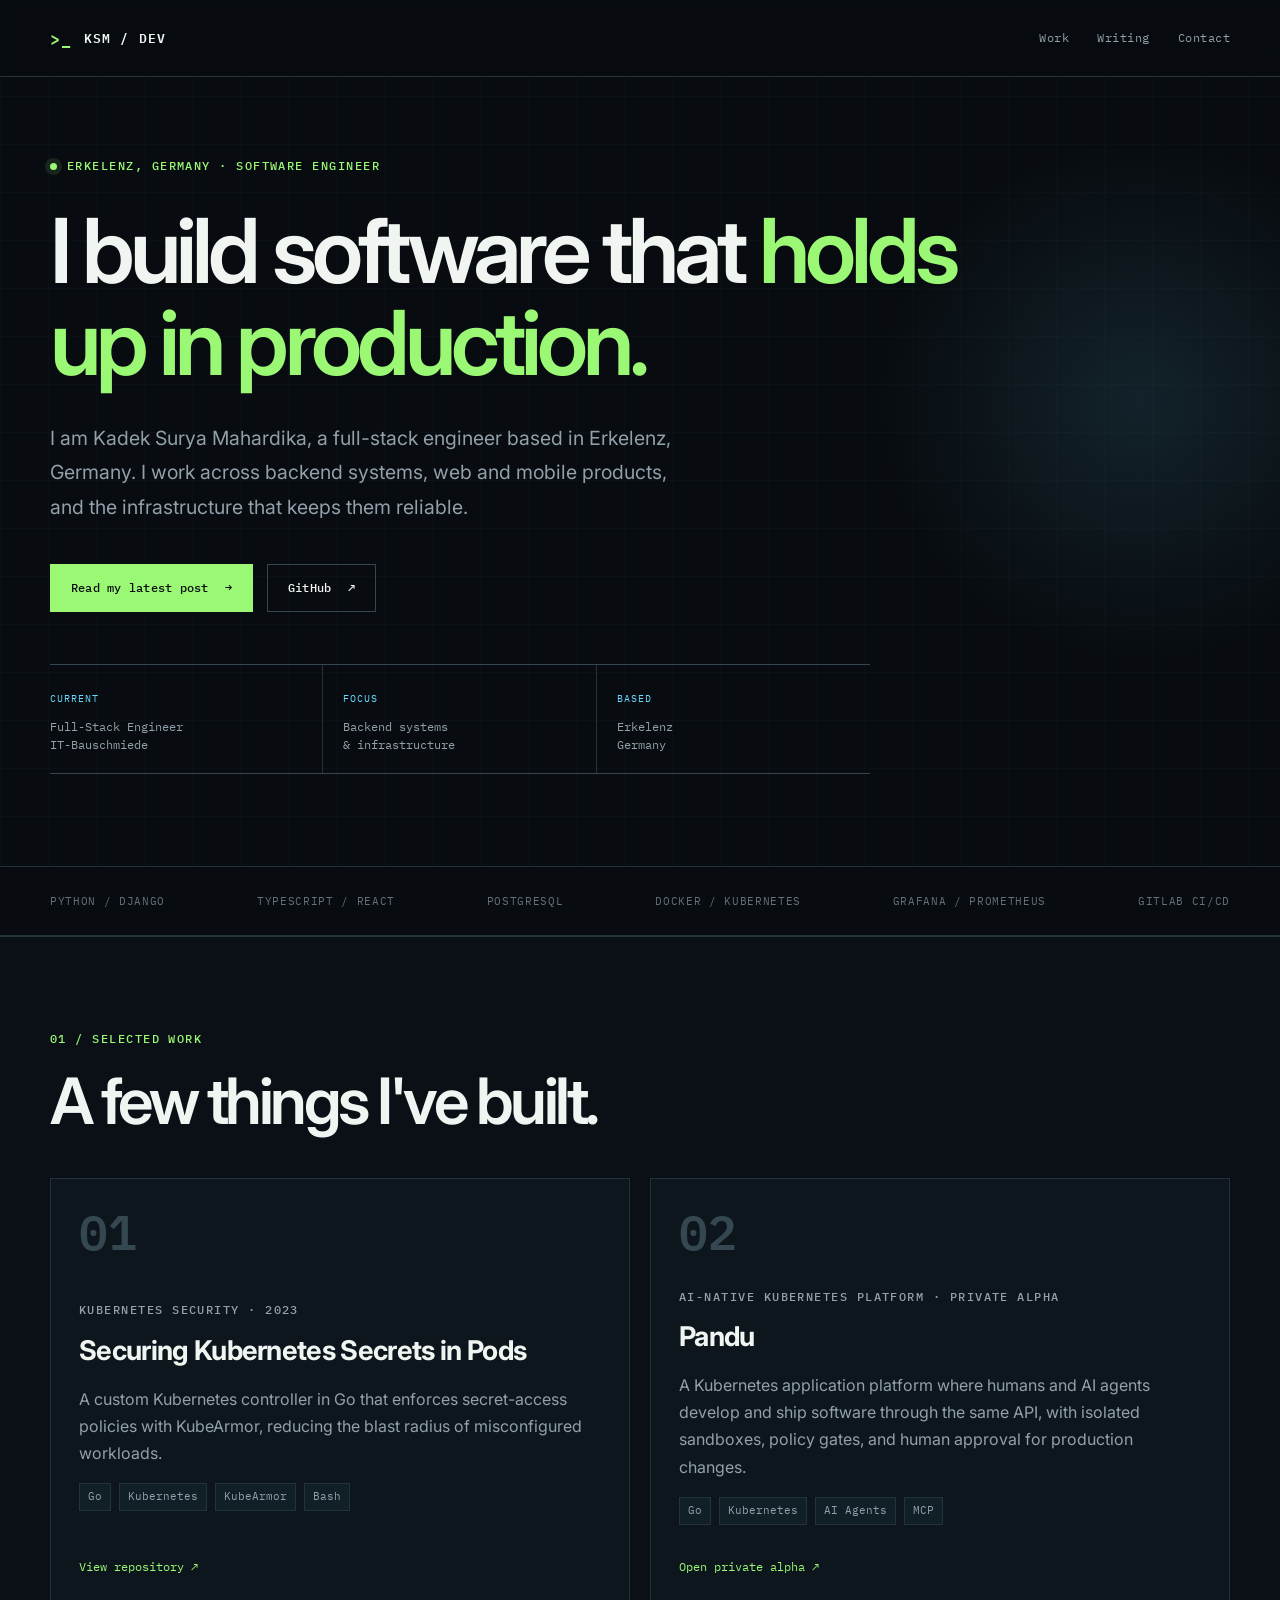
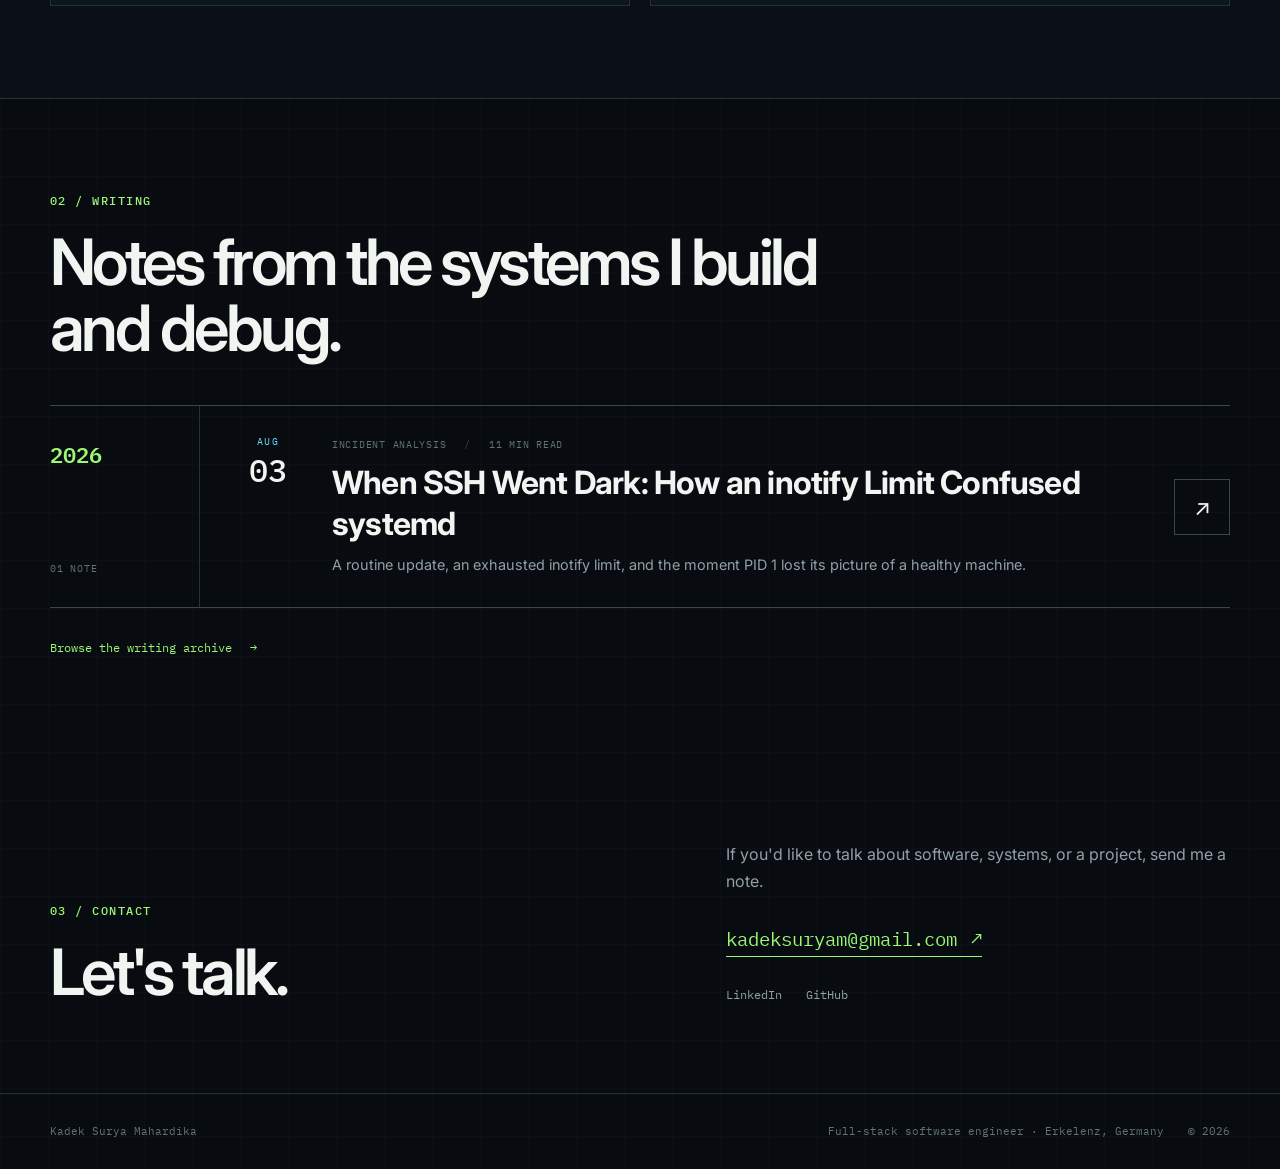
<file: index.html>
<!doctype html>
<html lang="en">
<head>
    <meta charset="utf-8">
    <meta name="viewport" content="width=device-width, initial-scale=1">
    <meta name="description" content="Kadek Surya Mahardika is a full-stack software engineer based in Erkelenz, Germany, building reliable backend systems, web and mobile products, and production infrastructure.">
    <meta name="theme-color" content="#080c10">
    <meta property="og:type" content="website">
    <meta property="og:title" content="Kadek Surya Mahardika | Full-Stack Software Engineer">
    <meta property="og:description" content="Germany-based full-stack engineering, backend systems, infrastructure automation, and notes from production.">
    <meta property="og:url" content="https://kadeksuryam.github.io/">
    <meta name="twitter:card" content="summary_large_image">
    <meta name="twitter:title" content="Kadek Surya Mahardika | Full-Stack Software Engineer">
    <meta name="twitter:description" content="Germany-based full-stack engineering, backend systems, infrastructure automation, and notes from production.">
    <title>Kadek Surya Mahardika | Full-Stack Software Engineer</title>
    <link rel="canonical" href="https://kadeksuryam.github.io/">
    <link rel="icon" type="image/svg+xml" href="/favicon.svg?v=20260803-1">
    <link rel="alternate icon" type="image/x-icon" href="/favicon.ico?v=20260803-1">
    <link rel="apple-touch-icon" href="/apple-touch-icon.png?v=20260803-1">
    <link rel="preconnect" href="https://fonts.googleapis.com">
    <link rel="preconnect" href="https://fonts.gstatic.com" crossorigin>
    <link href="https://fonts.googleapis.com/css2?family=IBM+Plex+Mono:wght@400;500;600&amp;family=Inter:wght@400;500;600;700&amp;display=swap" rel="stylesheet">
    <link rel="stylesheet" href="main.css?v=20260805-1">
</head>
<body>
    <a class="skip-link" href="#main-content">Skip to content</a>

    <header class="site-header">
        <div class="container nav-shell">
            <a class="brand" href="#top" aria-label="Kadek Surya Mahardika, home">
                <span class="brand-mark" aria-hidden="true">&gt;_</span>
                <span>KSM / DEV</span>
            </a>

            <button class="nav-toggle" type="button" aria-expanded="false" aria-controls="site-navigation" aria-label="Open navigation">
                <span></span>
                <span></span>
            </button>

            <nav id="site-navigation" class="site-nav" aria-label="Primary navigation">
                <a href="#projects">Work</a>
                <a href="blog/">Writing</a>
                <a href="#contact">Contact</a>
            </nav>
        </div>
    </header>

    <main id="main-content">
        <section id="top" class="hero section">
            <div class="container hero-grid hero-grid-simple">
                <div class="hero-copy reveal">
                    <p class="eyebrow"><span class="status-dot" aria-hidden="true"></span> Erkelenz, Germany · software engineer</p>
                    <h1>I build software that <span>holds up in production.</span></h1>
                    <p class="hero-summary">
                        I am Kadek Surya Mahardika, a full-stack engineer based in Erkelenz, Germany. I work across backend systems, web and mobile products, and the infrastructure that keeps them reliable.
                    </p>
                    <div class="hero-actions">
                        <a class="button button-primary" href="blog/2026/08/03/when-ssh-went-dark-systemd-inotify/">Read my latest post <span aria-hidden="true">→</span></a>
                        <a class="button button-ghost" href="https://github.com/kadeksuryam" target="_blank" rel="noreferrer">GitHub <span aria-hidden="true">↗</span></a>
                    </div>

                    <div class="quick-profile" aria-label="Profile summary">
                        <div>
                            <span>CURRENT</span>
                            <p>Full-Stack Engineer<br>IT-Bauschmiede</p>
                        </div>
                        <div>
                            <span>FOCUS</span>
                            <p>Backend systems<br>&amp; infrastructure</p>
                        </div>
                        <div>
                            <span>BASED</span>
                            <p>Erkelenz<br>Germany</p>
                        </div>
                    </div>
                </div>
            </div>
        </section>

        <section class="stack-strip" aria-label="Technical stack">
            <div class="container stack-list">
                <span>Python / Django</span>
                <span>TypeScript / React</span>
                <span>PostgreSQL</span>
                <span>Docker / Kubernetes</span>
                <span>Grafana / Prometheus</span>
                <span>GitLab CI/CD</span>
            </div>
        </section>

        <section id="projects" class="section section-alt">
            <div class="container">
                <div class="section-heading reveal">
                    <p class="section-index">01 / SELECTED WORK</p>
                    <h2>A few things I've built.</h2>
                </div>

                <div class="project-grid">
                    <article class="project-card reveal">
                        <div class="project-number">01</div>
                        <div>
                            <p class="project-kicker">KUBERNETES SECURITY · 2023</p>
                            <h3>Securing Kubernetes Secrets in Pods</h3>
                            <p>A custom Kubernetes controller in Go that enforces secret-access policies with KubeArmor, reducing the blast radius of misconfigured workloads.</p>
                            <ul class="tag-list"><li>Go</li><li>Kubernetes</li><li>KubeArmor</li><li>Bash</li></ul>
                        </div>
                        <a href="https://github.com/secret-ta/karmor-secret-controller" target="_blank" rel="noreferrer" aria-label="View Securing Kubernetes Secrets in Pods on GitHub">View repository <span aria-hidden="true">↗</span></a>
                    </article>

                    <article class="project-card reveal">
                        <div class="project-number">02</div>
                        <div>
                            <p class="project-kicker">AI-NATIVE KUBERNETES PLATFORM · PRIVATE ALPHA</p>
                            <h3>Pandu</h3>
                            <p>A Kubernetes application platform where humans and AI agents develop and ship software through the same API, with isolated sandboxes, policy gates, and human approval for production changes.</p>
                            <ul class="tag-list"><li>Go</li><li>Kubernetes</li><li>AI Agents</li><li>MCP</li></ul>
                        </div>
                        <a href="https://pandu.kadeksuryam.dev" target="_blank" rel="noopener noreferrer" aria-label="Open the Pandu private alpha">Open private alpha <span aria-hidden="true">↗</span></a>
                    </article>
                </div>
            </div>
        </section>

        <section id="writing" class="section writing-section">
            <div class="container">
                <div class="section-heading reveal">
                    <p class="section-index">02 / WRITING</p>
                    <h2>Notes from the systems I build and debug.</h2>
                </div>

                <div class="writing-ledger reveal">
                    <div class="writing-year" aria-hidden="true">
                        <span>2026</span>
                        <small>01 note</small>
                    </div>
                    <article class="writing-row">
                        <time class="writing-date" datetime="2026-08-03">
                            <span>AUG</span>
                            <strong>03</strong>
                        </time>
                        <div class="writing-copy">
                            <div class="writing-meta">
                                <span>Incident analysis</span>
                                <span>11 min read</span>
                            </div>
                            <h3><a href="blog/2026/08/03/when-ssh-went-dark-systemd-inotify/">When SSH Went Dark: How an inotify Limit Confused systemd</a></h3>
                            <p>A routine update, an exhausted inotify limit, and the moment PID 1 lost its picture of a healthy machine.</p>
                        </div>
                        <a class="post-arrow" href="blog/2026/08/03/when-ssh-went-dark-systemd-inotify/" aria-label="Read When SSH Went Dark"><span aria-hidden="true">↗</span></a>
                    </article>
                </div>

                <a class="archive-link reveal" href="blog/">Browse the writing archive <span aria-hidden="true">→</span></a>
            </div>
        </section>

        <section id="contact" class="section contact-section">
            <div class="container contact-grid reveal">
                <div>
                    <p class="section-index">03 / CONTACT</p>
                    <h2>Let's talk.</h2>
                </div>
                <div class="contact-copy">
                    <p>If you'd like to talk about software, systems, or a project, send me a note.</p>
                    <a class="email-link" href="mailto:kadeksuryam@gmail.com">kadeksuryam@gmail.com <span aria-hidden="true">↗</span></a>
                    <div class="social-links">
                        <a href="https://www.linkedin.com/in/kadeksuryam/" target="_blank" rel="noreferrer">LinkedIn</a>
                        <a href="https://github.com/kadeksuryam" target="_blank" rel="noreferrer">GitHub</a>
                    </div>
                </div>
            </div>
        </section>
    </main>

    <footer class="site-footer">
        <div class="container footer-grid">
            <p>Kadek Surya Mahardika</p>
            <p>Full-stack software engineer · Erkelenz, Germany</p>
            <p>© <span data-current-year>2026</span></p>
        </div>
    </footer>

    <script src="main.js"></script>
</body>
</html>
</file>
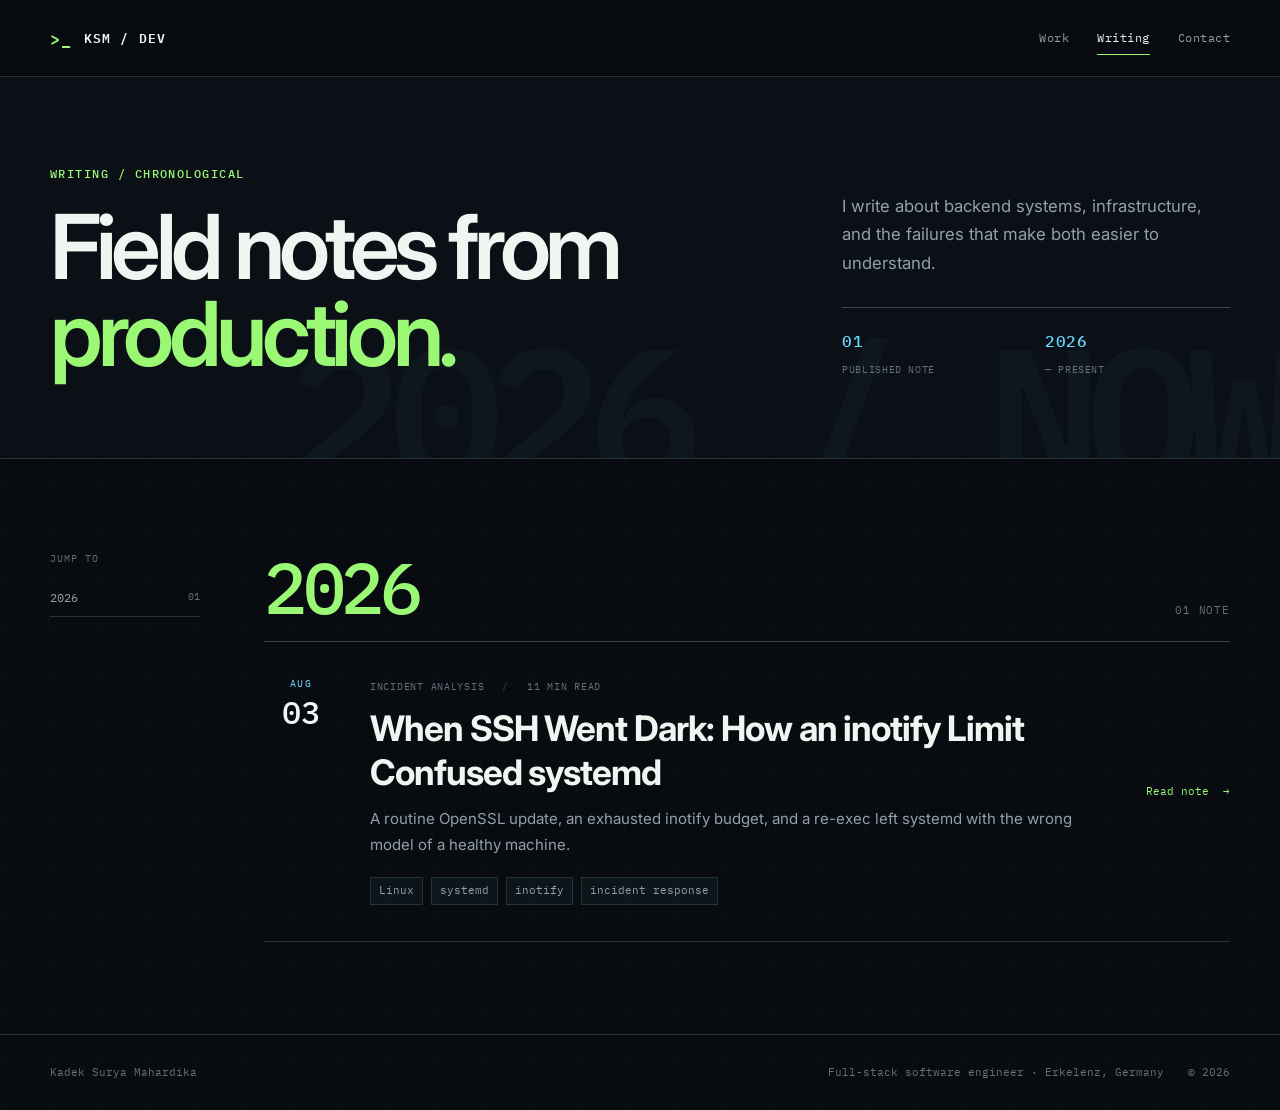
<file: blog/index.html>
<!doctype html>
<html lang="en">
<head>
    <meta charset="utf-8">
    <meta name="viewport" content="width=device-width, initial-scale=1">
    <meta name="description" content="Technical writing by Kadek Surya Mahardika about Linux, infrastructure, backend systems, and lessons from production, organized by date.">
    <meta name="theme-color" content="#080c10">
    <meta property="og:type" content="website">
    <meta property="og:title" content="Writing Archive | Kadek Surya Mahardika">
    <meta property="og:description" content="Field notes on infrastructure, systems, and software—organized by date.">
    <meta property="og:url" content="https://kadeksuryam.github.io/blog/">
    <meta property="og:image" content="https://kadeksuryam.github.io/images/og-writing.png">
    <meta property="og:image:width" content="1200">
    <meta property="og:image:height" content="630">
    <meta property="og:image:alt" content="Field notes from production by Kadek Surya Mahardika, with an August 3, 2026 date motif">
    <meta name="twitter:card" content="summary_large_image">
    <meta name="twitter:title" content="Writing Archive | Kadek Surya Mahardika">
    <meta name="twitter:description" content="Field notes on infrastructure, systems, and software—organized by date.">
    <meta name="twitter:image" content="https://kadeksuryam.github.io/images/og-writing.png">
    <title>Writing Archive | Kadek Surya Mahardika</title>
    <link rel="canonical" href="https://kadeksuryam.github.io/blog/">
    <link rel="icon" type="image/svg+xml" href="../favicon.svg?v=20260805-1">
    <link rel="alternate icon" type="image/x-icon" href="../favicon.ico?v=20260805-1">
    <link rel="apple-touch-icon" href="../apple-touch-icon.png?v=20260805-1">
    <link rel="preconnect" href="https://fonts.googleapis.com">
    <link rel="preconnect" href="https://fonts.gstatic.com" crossorigin>
    <link href="https://fonts.googleapis.com/css2?family=IBM+Plex+Mono:wght@400;500;600&amp;family=Inter:wght@400;500;600;700&amp;display=swap" rel="stylesheet">
    <link rel="stylesheet" href="../main.css?v=20260805-1">
</head>
<body>
    <a class="skip-link" href="#archive-content">Skip to archive</a>

    <header class="site-header">
        <div class="container nav-shell">
            <a class="brand" href="../" aria-label="Kadek Surya Mahardika, home">
                <span class="brand-mark" aria-hidden="true">&gt;_</span>
                <span>KSM / DEV</span>
            </a>

            <button class="nav-toggle" type="button" aria-expanded="false" aria-controls="site-navigation" aria-label="Open navigation">
                <span></span>
                <span></span>
            </button>

            <nav id="site-navigation" class="site-nav" aria-label="Primary navigation">
                <a href="../#projects">Work</a>
                <a href="./" aria-current="page">Writing</a>
                <a href="../#contact">Contact</a>
            </nav>
        </div>
    </header>

    <main id="archive-content" class="archive-main">
        <section class="archive-hero">
            <div class="container archive-hero-grid">
                <div class="reveal">
                    <p class="section-index">WRITING / CHRONOLOGICAL</p>
                    <h1>Field notes from<br><span>production.</span></h1>
                </div>
                <div class="archive-intro reveal">
                    <p>I write about backend systems, infrastructure, and the failures that make both easier to understand.</p>
                    <div class="archive-stats" aria-label="Archive summary">
                        <span><strong>01</strong> published note</span>
                        <span><strong>2026</strong> — present</span>
                    </div>
                </div>
            </div>
        </section>

        <section class="archive-section section">
            <div class="container archive-layout">
                <aside class="archive-index" aria-label="Jump to year">
                    <span>JUMP TO</span>
                    <a href="#year-2026">2026 <small>01</small></a>
                </aside>

                <div class="archive-years">
                    <section id="year-2026" class="archive-year reveal" aria-labelledby="heading-2026">
                        <header class="archive-year-header">
                            <h2 id="heading-2026">2026</h2>
                            <span>01 note</span>
                        </header>

                        <ol class="archive-list">
                            <li>
                                <article class="archive-post">
                                    <time class="archive-date" datetime="2026-08-03">
                                        <span>Aug</span>
                                        <strong>03</strong>
                                    </time>
                                    <div class="archive-post-copy">
                                        <div class="writing-meta">
                                            <span>Incident analysis</span>
                                            <span>11 min read</span>
                                        </div>
                                        <h3><a href="2026/08/03/when-ssh-went-dark-systemd-inotify/">When SSH Went Dark: How an inotify Limit Confused systemd</a></h3>
                                        <p>A routine OpenSSL update, an exhausted inotify budget, and a re-exec left systemd with the wrong model of a healthy machine.</p>
                                        <ul class="tag-list"><li>Linux</li><li>systemd</li><li>inotify</li><li>incident response</li></ul>
                                    </div>
                                    <a class="archive-post-link" href="2026/08/03/when-ssh-went-dark-systemd-inotify/" aria-label="Read When SSH Went Dark"><span aria-hidden="true">Read note&nbsp; →</span></a>
                                </article>
                            </li>
                        </ol>
                    </section>
                </div>
            </div>
        </section>
    </main>

    <footer class="site-footer">
        <div class="container footer-grid">
            <p>Kadek Surya Mahardika</p>
            <p>Full-stack software engineer · Erkelenz, Germany</p>
            <p>© <span data-current-year>2026</span></p>
        </div>
    </footer>

    <script src="../main.js"></script>
</body>
</html>
</file>
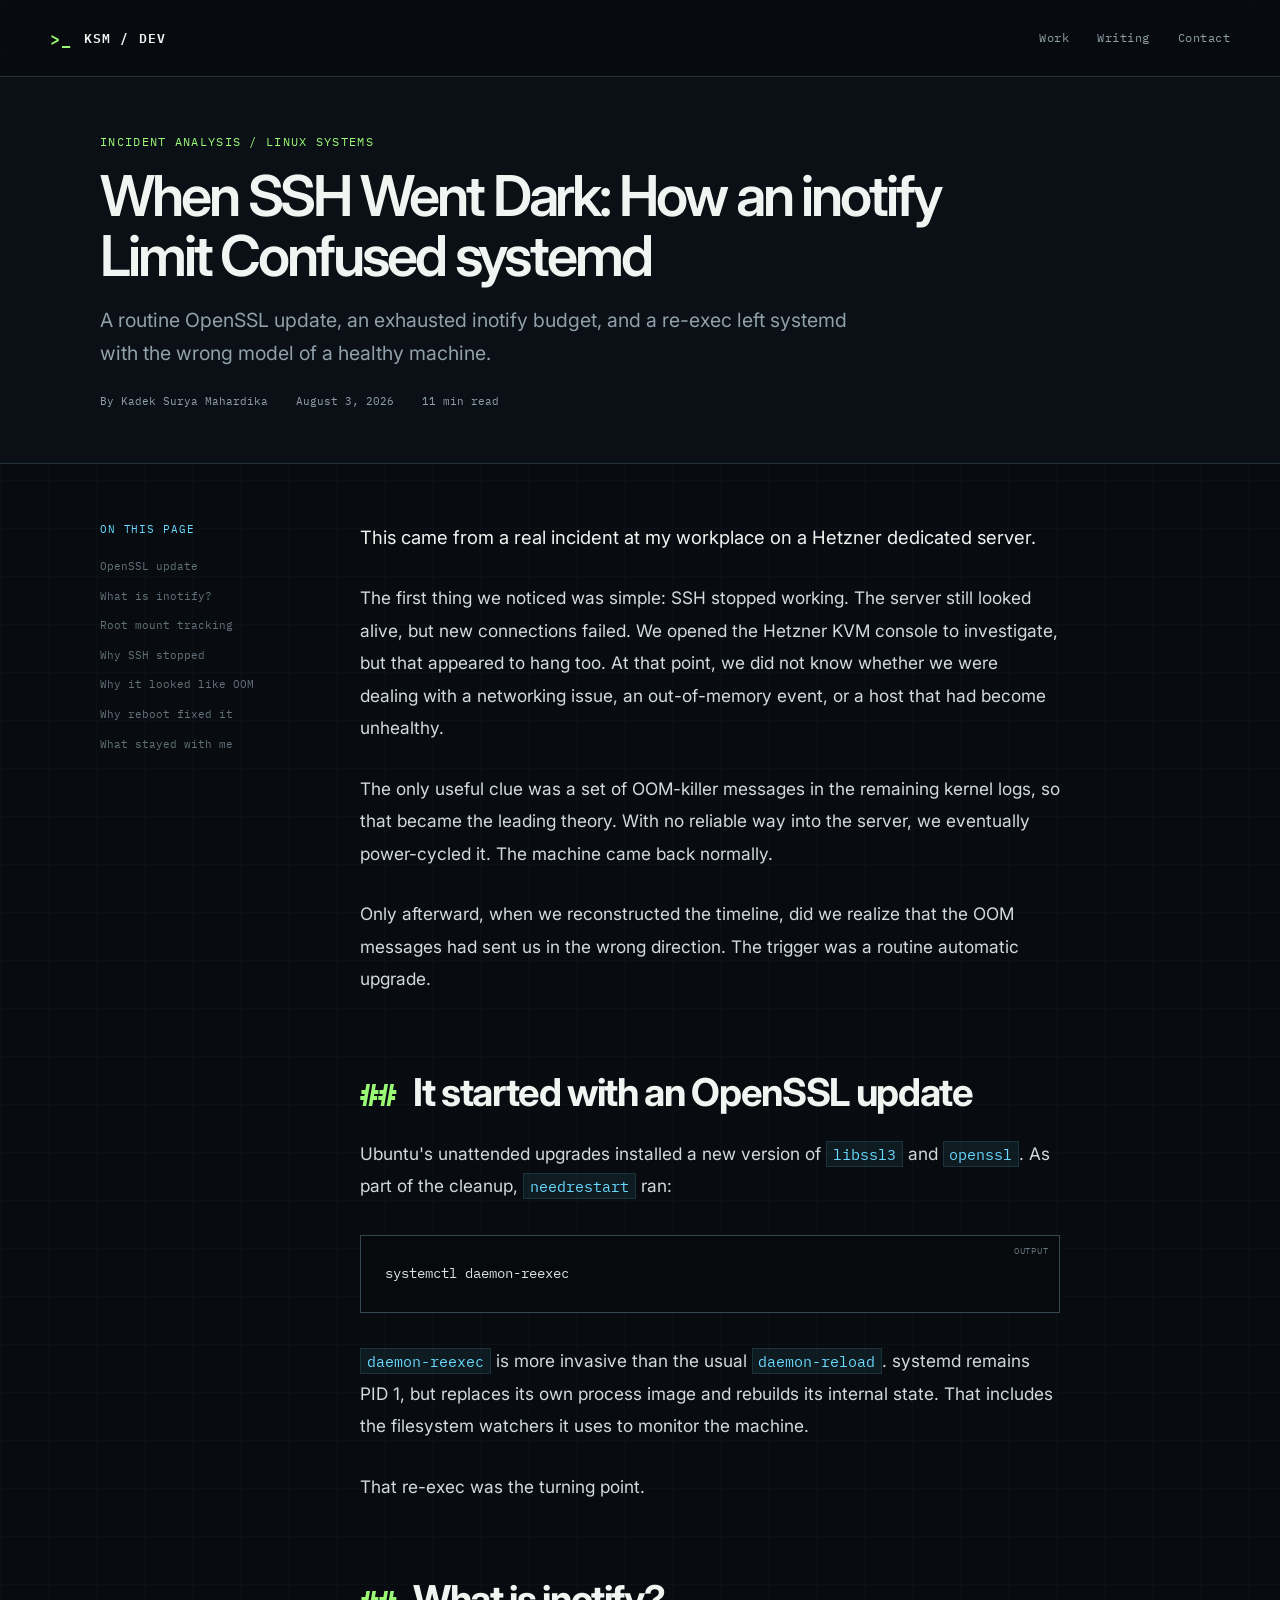
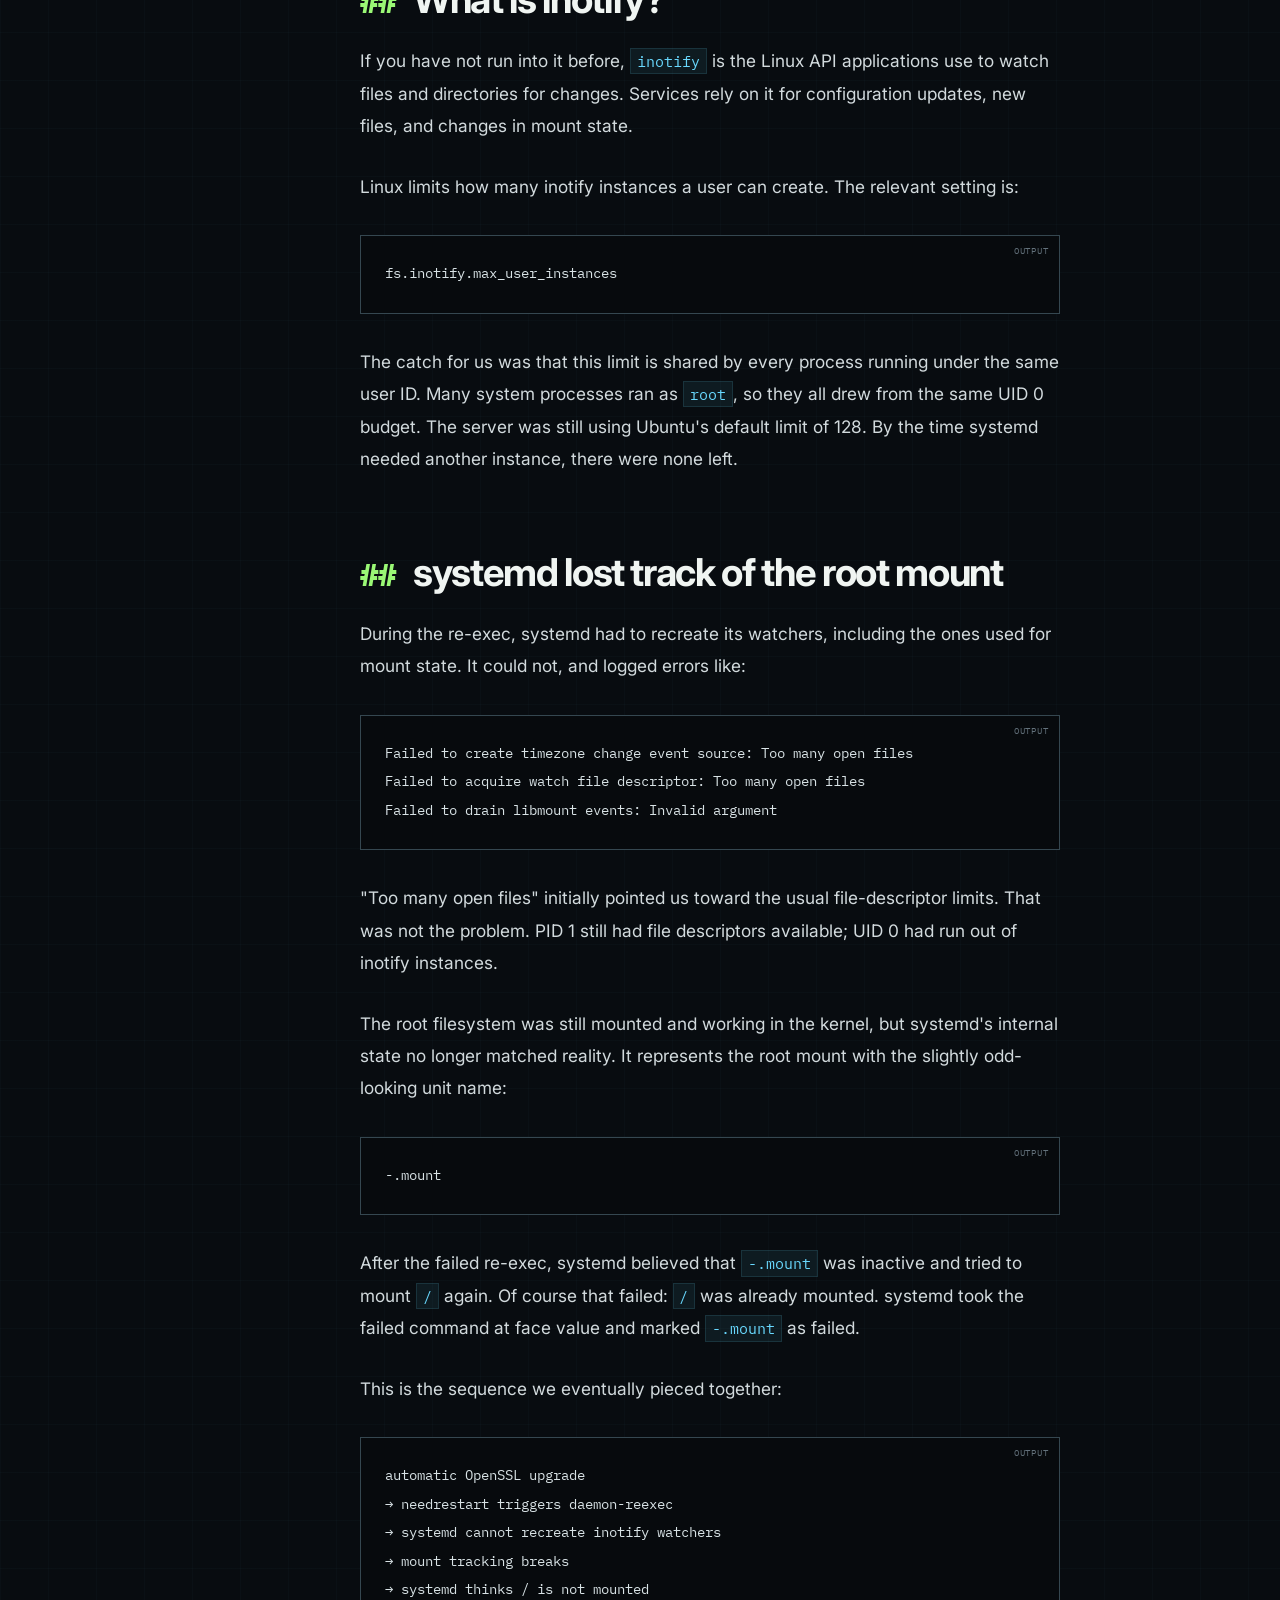
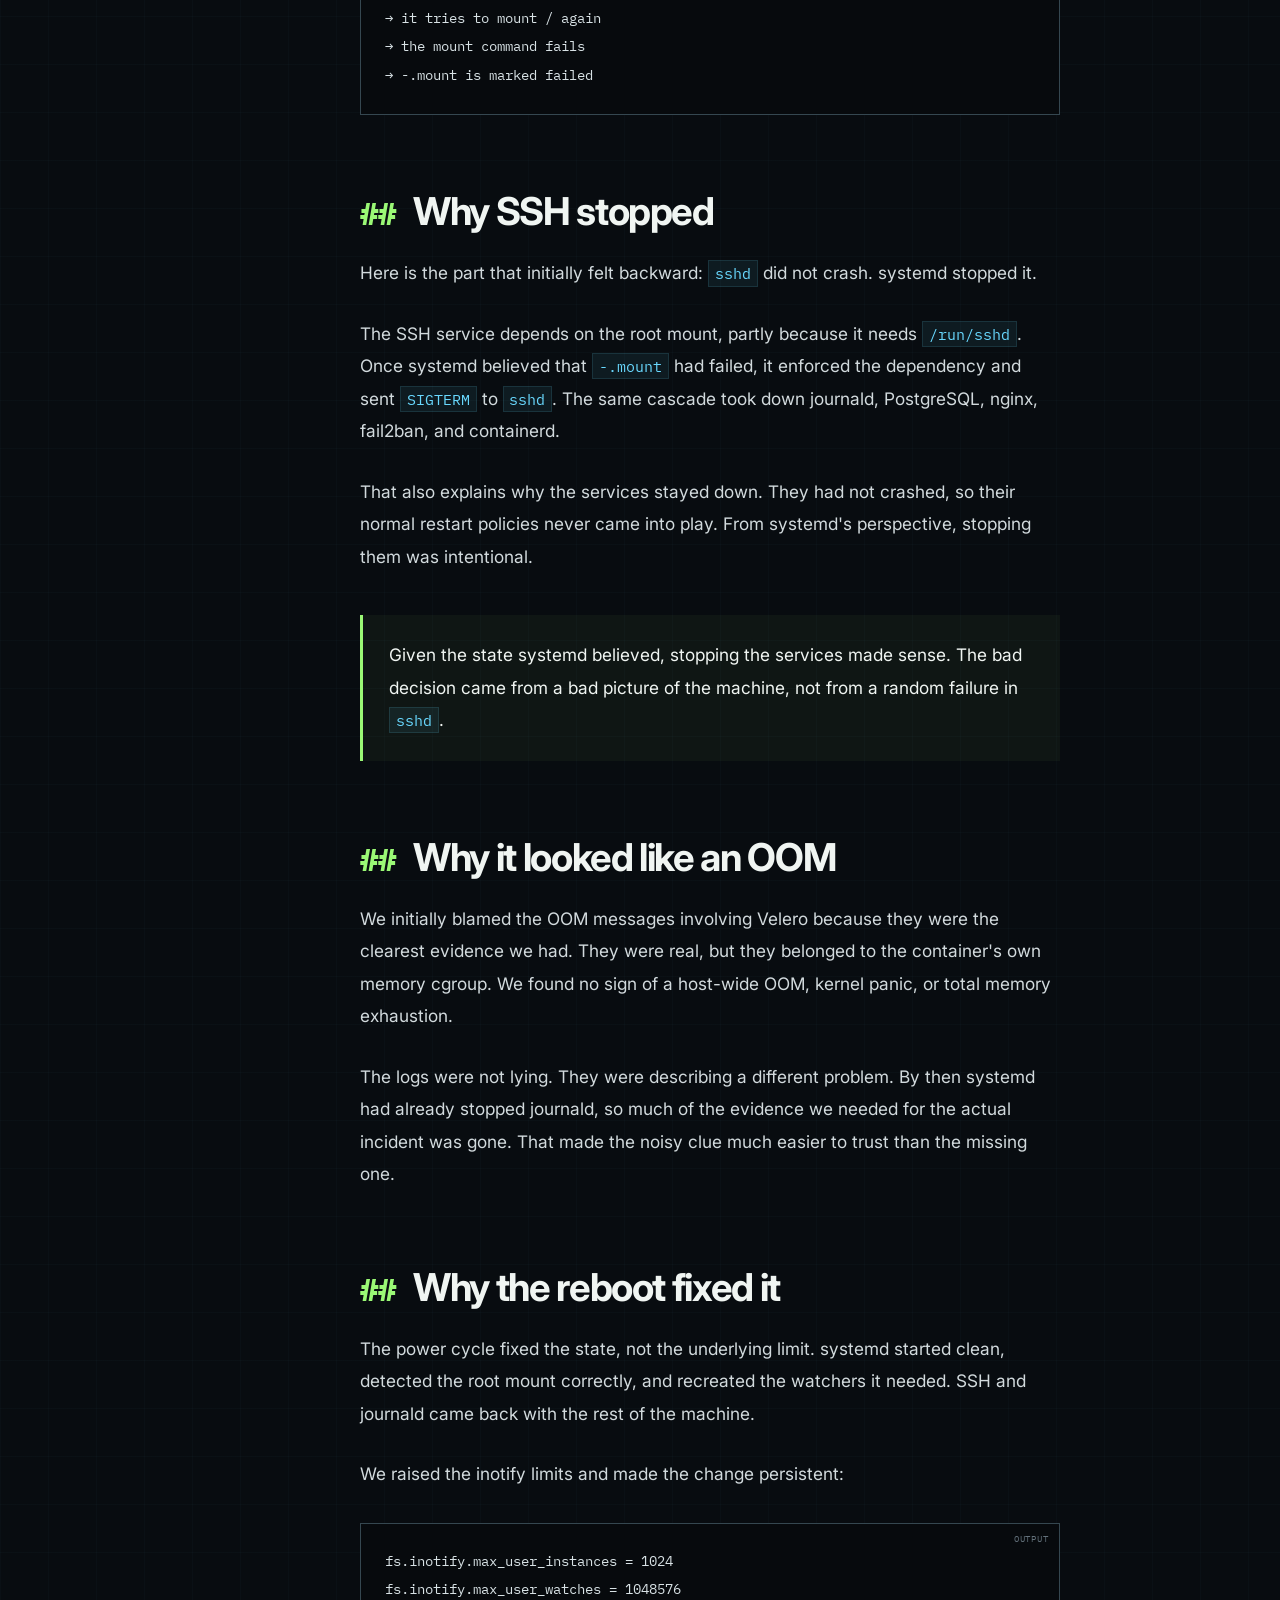
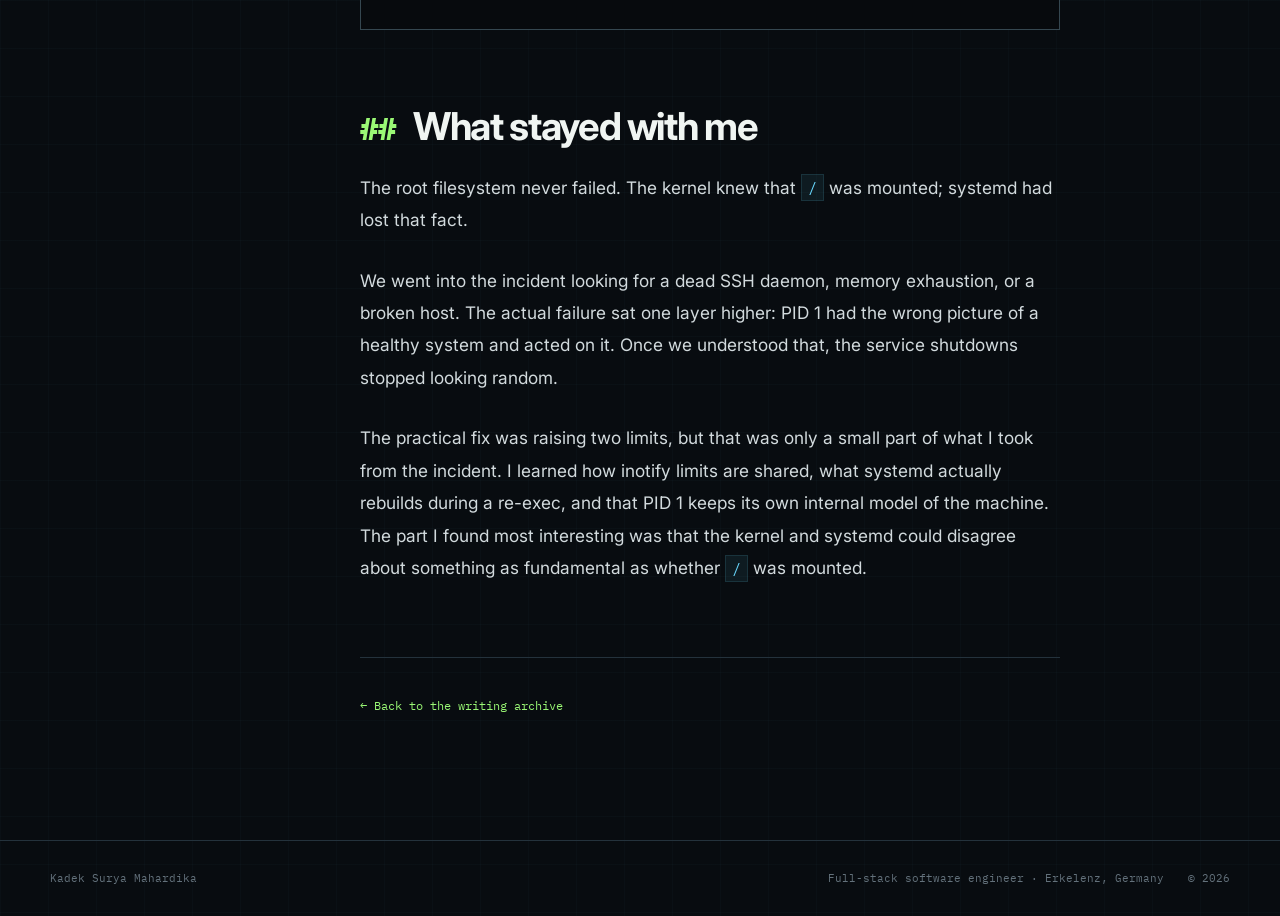
<file: blog/when-ssh-went-dark-systemd-inotify/index.html>
<!doctype html>
<html lang="en">
<head>
    <meta charset="utf-8">
    <meta name="viewport" content="width=device-width, initial-scale=1">
    <meta name="robots" content="noindex">
    <meta http-equiv="refresh" content="0; url=../2026/08/03/when-ssh-went-dark-systemd-inotify/">
    <link rel="canonical" href="https://kadeksuryam.github.io/blog/2026/08/03/when-ssh-went-dark-systemd-inotify/">
    <title>Article moved | Kadek Surya Mahardika</title>
</head>
<body>
    <p>This article has moved to <a href="../2026/08/03/when-ssh-went-dark-systemd-inotify/">its dated URL</a>.</p>
    <script>window.location.replace("../2026/08/03/when-ssh-went-dark-systemd-inotify/");</script>
</body>
</html>
</file>
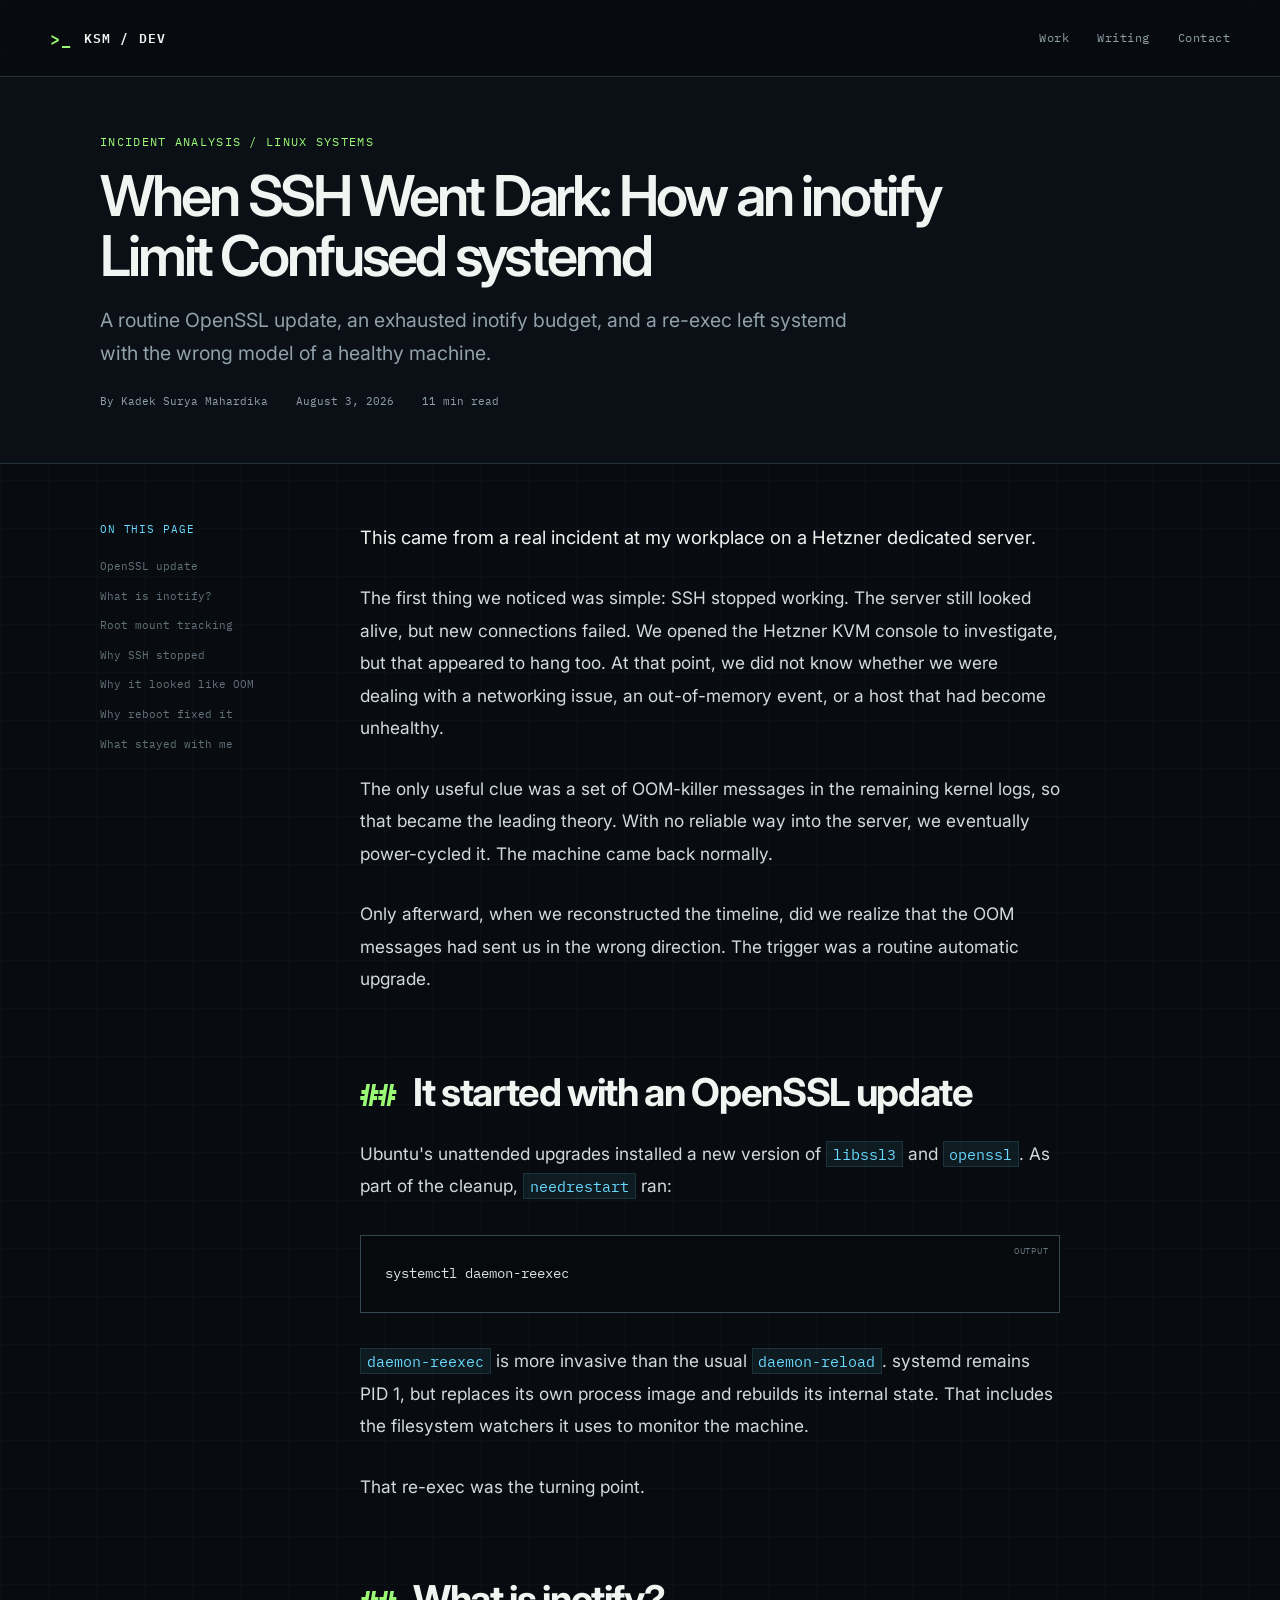
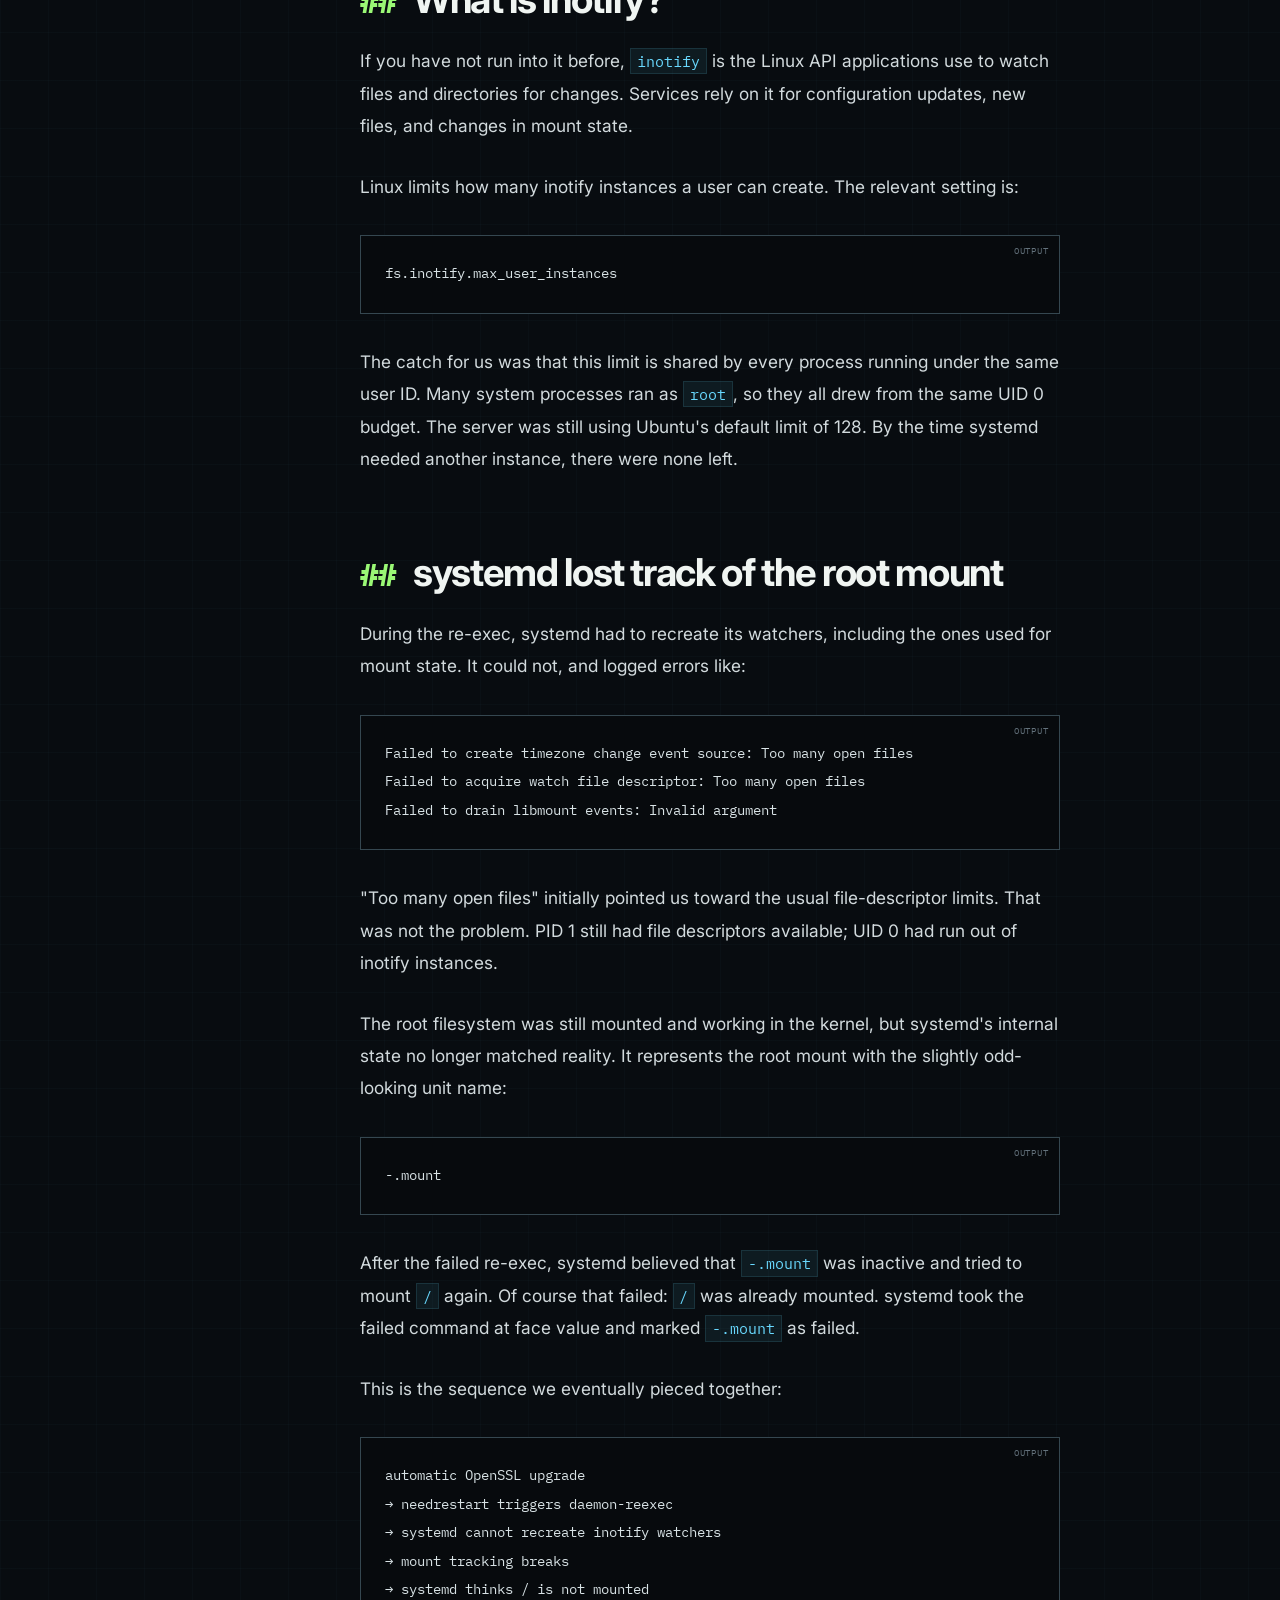
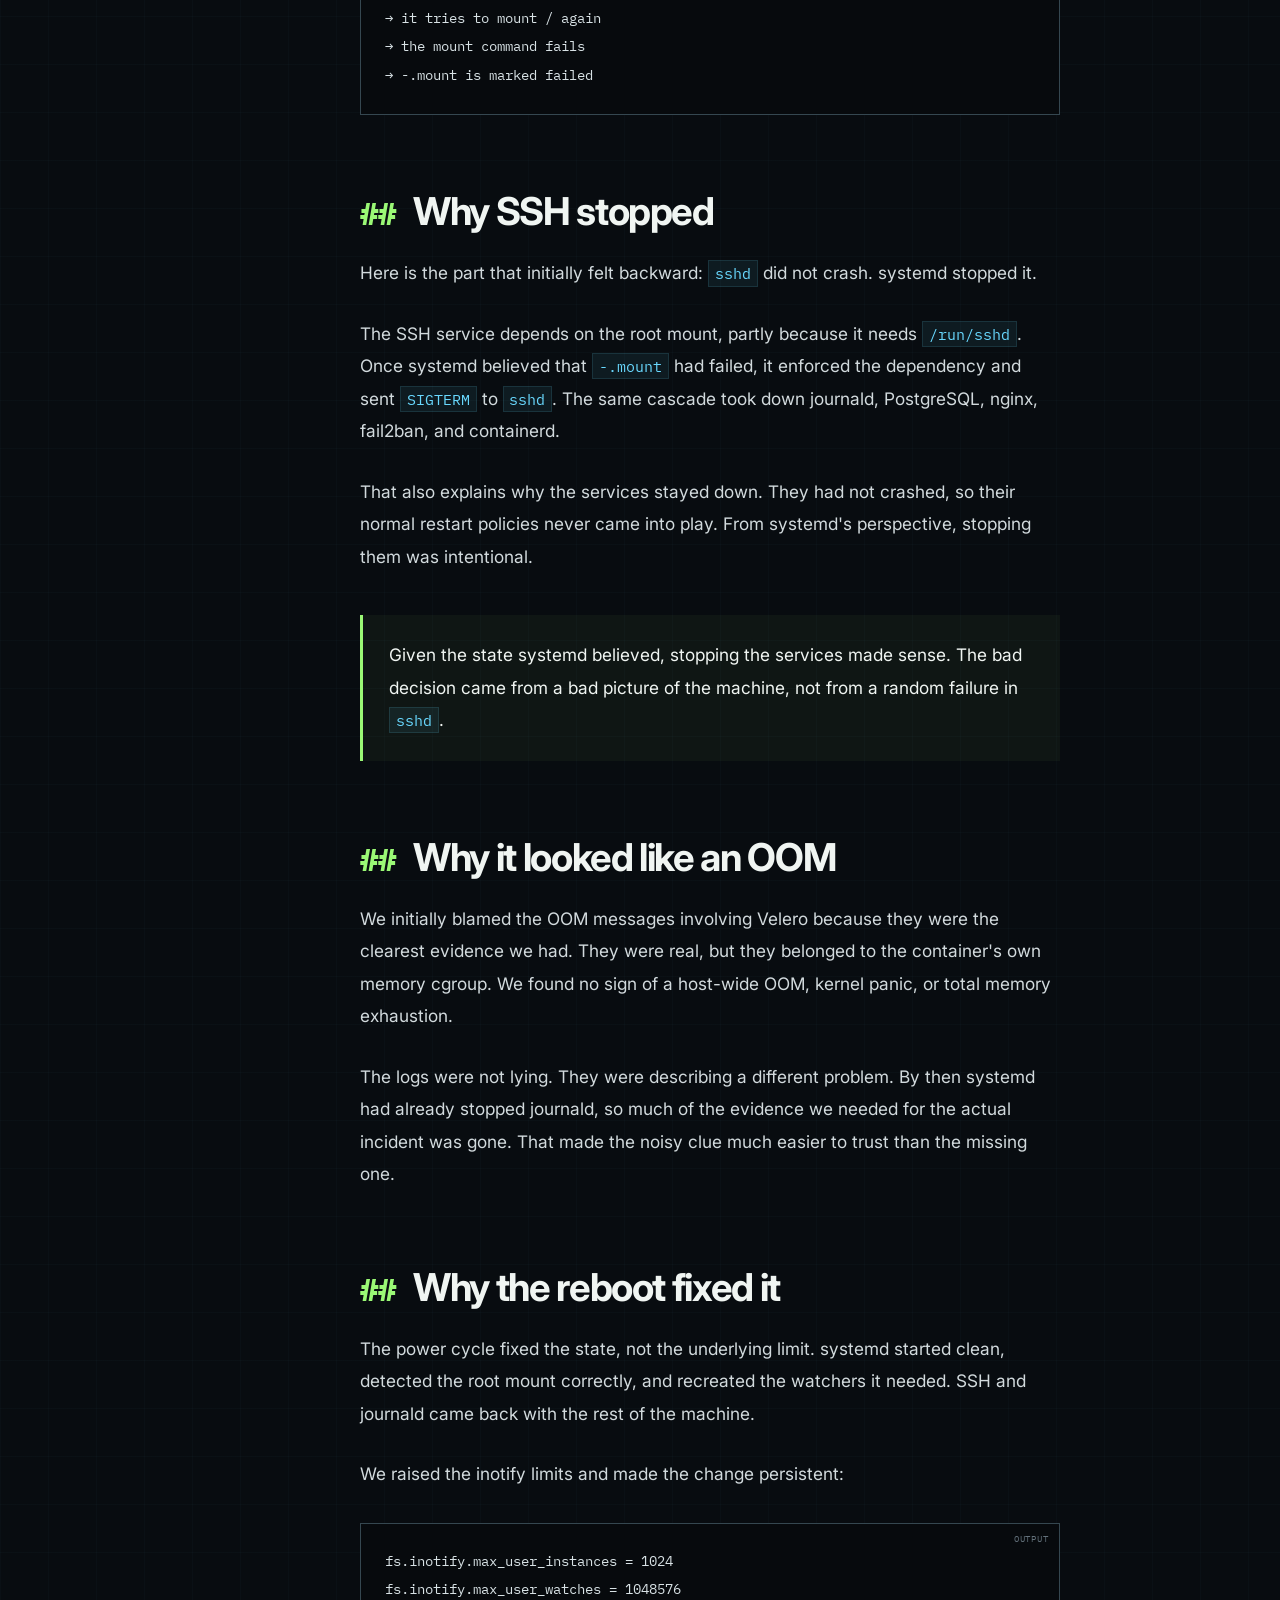
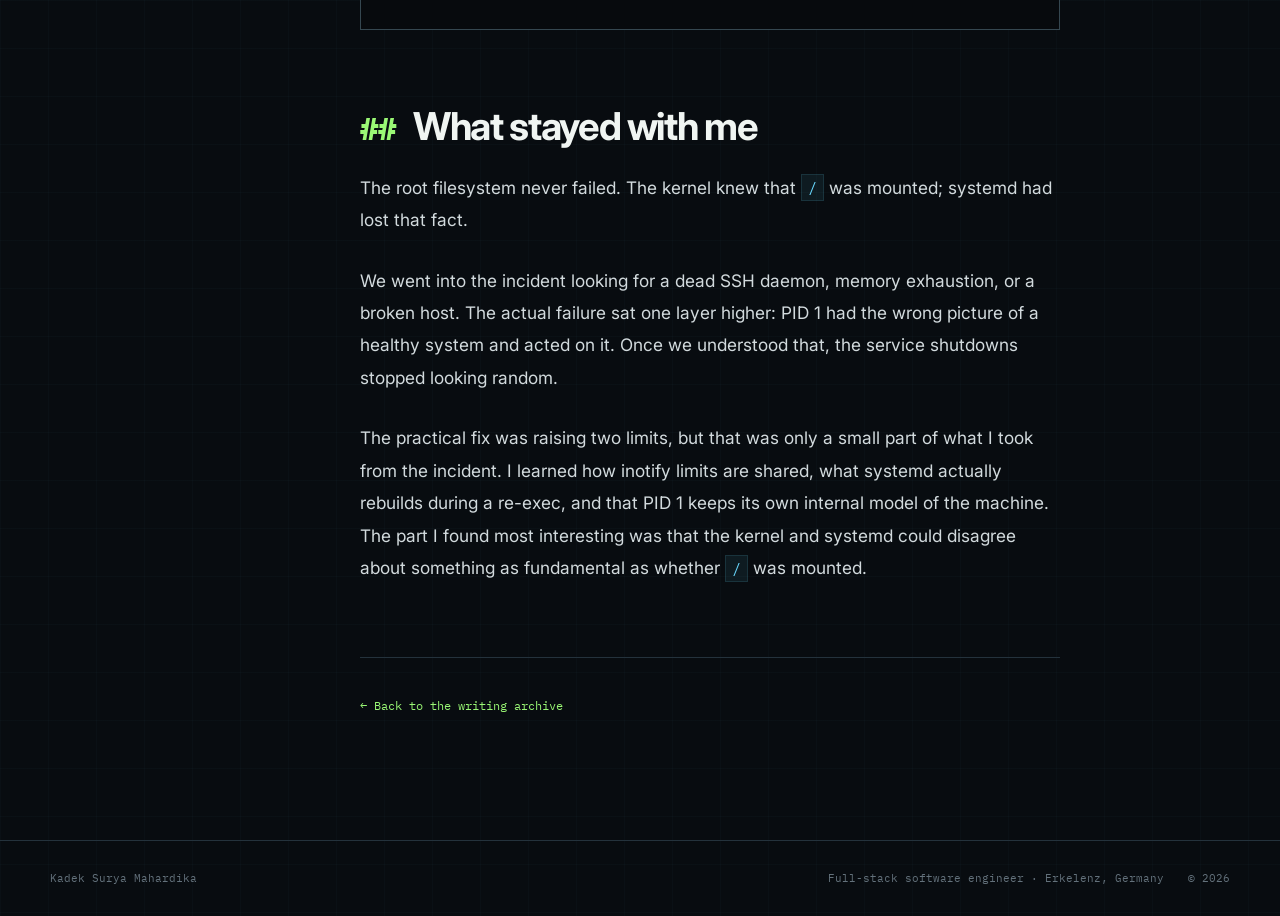
<file: blog/2026/08/03/when-ssh-went-dark-systemd-inotify/index.html>
<!doctype html>
<html lang="en">
<head>
    <meta charset="utf-8">
    <meta name="viewport" content="width=device-width, initial-scale=1">
    <meta name="description" content="How an exhausted inotify instance limit caused a systemd re-exec to lose track of the root mount and stop healthy services, including SSH.">
    <meta name="theme-color" content="#080c10">
    <meta property="og:type" content="article">
    <meta property="og:title" content="When SSH Went Dark: How an inotify Limit Confused systemd">
    <meta property="og:description" content="A routine OpenSSL update, an exhausted inotify limit, and a systemd re-exec combined to stop healthy services.">
    <meta property="og:url" content="https://kadeksuryam.github.io/blog/2026/08/03/when-ssh-went-dark-systemd-inotify/">
    <meta property="og:image" content="https://kadeksuryam.github.io/images/og-ssh-systemd.png">
    <meta property="og:image:width" content="1200">
    <meta property="og:image:height" content="630">
    <meta property="og:image:alt" content="When SSH Went Dark article cover">
    <meta property="article:published_time" content="2026-08-03">
    <meta property="article:author" content="Kadek Surya Mahardika">
    <meta property="article:tag" content="Linux">
    <meta property="article:tag" content="systemd">
    <meta property="article:tag" content="inotify">
    <meta name="twitter:card" content="summary_large_image">
    <meta name="twitter:title" content="When SSH Went Dark: How an inotify Limit Confused systemd">
    <meta name="twitter:description" content="A routine OpenSSL update, an exhausted inotify limit, and a systemd re-exec combined to stop healthy services.">
    <meta name="twitter:image" content="https://kadeksuryam.github.io/images/og-ssh-systemd.png">
    <title>When SSH Went Dark: How an inotify Limit Confused systemd | Kadek Surya Mahardika</title>
    <link rel="canonical" href="https://kadeksuryam.github.io/blog/2026/08/03/when-ssh-went-dark-systemd-inotify/">
    <link rel="icon" type="image/svg+xml" href="/favicon.svg?v=20260803-1">
    <link rel="alternate icon" type="image/x-icon" href="/favicon.ico?v=20260803-1">
    <link rel="apple-touch-icon" href="/apple-touch-icon.png?v=20260803-1">
    <link rel="preconnect" href="https://fonts.googleapis.com">
    <link rel="preconnect" href="https://fonts.gstatic.com" crossorigin>
    <link href="https://fonts.googleapis.com/css2?family=IBM+Plex+Mono:wght@400;500;600&amp;family=Inter:wght@400;500;600;700&amp;display=swap" rel="stylesheet">
    <link rel="stylesheet" href="../../../../../main.css?v=20260805-1">
</head>
<body>
    <a class="skip-link" href="#article-content">Skip to article</a>
    <div class="reading-progress" data-reading-progress aria-hidden="true"></div>

    <header class="site-header">
        <div class="container nav-shell">
            <a class="brand" href="../../../../../index.html" aria-label="Kadek Surya Mahardika, home">
                <span class="brand-mark" aria-hidden="true">&gt;_</span>
                <span>KSM / DEV</span>
            </a>

            <button class="nav-toggle" type="button" aria-expanded="false" aria-controls="site-navigation" aria-label="Open navigation">
                <span></span>
                <span></span>
            </button>

            <nav id="site-navigation" class="site-nav" aria-label="Primary navigation">
                <a href="../../../../../index.html#projects">Work</a>
                <a href="../../../../">Writing</a>
                <a href="../../../../../index.html#contact">Contact</a>
            </nav>
        </div>
    </header>

    <main class="article-main">
        <header class="article-header">
            <div class="article-header-inner">
                <p class="article-kicker">Incident analysis / Linux systems</p>
                <h1>When SSH Went Dark: How an inotify Limit Confused systemd</h1>
                <p class="article-dek">A routine OpenSSL update, an exhausted inotify budget, and a re-exec left systemd with the wrong model of a healthy machine.</p>
                <div class="article-meta">
                    <span>By Kadek Surya Mahardika</span>
                    <time datetime="2026-08-03">August 3, 2026</time>
                    <span>11 min read</span>
                </div>
            </div>
        </header>

        <div class="article-layout">
            <aside class="article-aside" aria-label="Article contents">
                <span>ON THIS PAGE</span>
                <a href="#openssl-update">OpenSSL update</a>
                <a href="#what-is-inotify">What is inotify?</a>
                <a href="#root-mount">Root mount tracking</a>
                <a href="#why-ssh-stopped">Why SSH stopped</a>
                <a href="#why-oom">Why it looked like OOM</a>
                <a href="#why-reboot-fixed-it">Why reboot fixed it</a>
                <a href="#interesting-part">What stayed with me</a>
            </aside>

            <article id="article-content" class="article-body">
                <p>This came from a real incident at my workplace on a Hetzner dedicated server.</p>

                <p>The first thing we noticed was simple: SSH stopped working. The server still looked alive, but new connections failed. We opened the Hetzner KVM console to investigate, but that appeared to hang too. At that point, we did not know whether we were dealing with a networking issue, an out-of-memory event, or a host that had become unhealthy.</p>

                <p>The only useful clue was a set of OOM-killer messages in the remaining kernel logs, so that became the leading theory. With no reliable way into the server, we eventually power-cycled it. The machine came back normally.</p>

                <p>Only afterward, when we reconstructed the timeline, did we realize that the OOM messages had sent us in the wrong direction. The trigger was a routine automatic upgrade.</p>

                <h2 id="openssl-update">It started with an OpenSSL update</h2>

                <p>Ubuntu's unattended upgrades installed a new version of <code>libssl3</code> and <code>openssl</code>. As part of the cleanup, <code>needrestart</code> ran:</p>

                <pre><code>systemctl daemon-reexec</code></pre>

                <p><code>daemon-reexec</code> is more invasive than the usual <code>daemon-reload</code>. systemd remains PID 1, but replaces its own process image and rebuilds its internal state. That includes the filesystem watchers it uses to monitor the machine.</p>

                <p>That re-exec was the turning point.</p>

                <h2 id="what-is-inotify">What is inotify?</h2>

                <p>If you have not run into it before, <code>inotify</code> is the Linux API applications use to watch files and directories for changes. Services rely on it for configuration updates, new files, and changes in mount state.</p>

                <p>Linux limits how many inotify instances a user can create. The relevant setting is:</p>

                <pre><code>fs.inotify.max_user_instances</code></pre>

                <p>The catch for us was that this limit is shared by every process running under the same user ID. Many system processes ran as <code>root</code>, so they all drew from the same UID 0 budget. The server was still using Ubuntu's default limit of 128. By the time systemd needed another instance, there were none left.</p>

                <h2 id="root-mount">systemd lost track of the root mount</h2>

                <p>During the re-exec, systemd had to recreate its watchers, including the ones used for mount state. It could not, and logged errors like:</p>

                <pre><code>Failed to create timezone change event source: Too many open files
Failed to acquire watch file descriptor: Too many open files
Failed to drain libmount events: Invalid argument</code></pre>

                <p>"Too many open files" initially pointed us toward the usual file-descriptor limits. That was not the problem. PID 1 still had file descriptors available; UID 0 had run out of inotify instances.</p>

                <p>The root filesystem was still mounted and working in the kernel, but systemd's internal state no longer matched reality. It represents the root mount with the slightly odd-looking unit name:</p>

                <pre><code>-.mount</code></pre>

                <p>After the failed re-exec, systemd believed that <code>-.mount</code> was inactive and tried to mount <code>/</code> again. Of course that failed: <code>/</code> was already mounted. systemd took the failed command at face value and marked <code>-.mount</code> as failed.</p>

                <p>This is the sequence we eventually pieced together:</p>

                <pre><code>automatic OpenSSL upgrade
→ needrestart triggers daemon-reexec
→ systemd cannot recreate inotify watchers
→ mount tracking breaks
→ systemd thinks / is not mounted
→ it tries to mount / again
→ the mount command fails
→ -.mount is marked failed</code></pre>

                <h2 id="why-ssh-stopped">Why SSH stopped</h2>

                <p>Here is the part that initially felt backward: <code>sshd</code> did not crash. systemd stopped it.</p>

                <p>The SSH service depends on the root mount, partly because it needs <code>/run/sshd</code>. Once systemd believed that <code>-.mount</code> had failed, it enforced the dependency and sent <code>SIGTERM</code> to <code>sshd</code>. The same cascade took down journald, PostgreSQL, nginx, fail2ban, and containerd.</p>

                <p>That also explains why the services stayed down. They had not crashed, so their normal restart policies never came into play. From systemd's perspective, stopping them was intentional.</p>

                <div class="article-callout">
                    <p>Given the state systemd believed, stopping the services made sense. The bad decision came from a bad picture of the machine, not from a random failure in <code>sshd</code>.</p>
                </div>

                <h2 id="why-oom">Why it looked like an OOM</h2>

                <p>We initially blamed the OOM messages involving Velero because they were the clearest evidence we had. They were real, but they belonged to the container's own memory cgroup. We found no sign of a host-wide OOM, kernel panic, or total memory exhaustion.</p>

                <p>The logs were not lying. They were describing a different problem. By then systemd had already stopped journald, so much of the evidence we needed for the actual incident was gone. That made the noisy clue much easier to trust than the missing one.</p>

                <h2 id="why-reboot-fixed-it">Why the reboot fixed it</h2>

                <p>The power cycle fixed the state, not the underlying limit. systemd started clean, detected the root mount correctly, and recreated the watchers it needed. SSH and journald came back with the rest of the machine.</p>

                <p>We raised the inotify limits and made the change persistent:</p>

                <pre><code>fs.inotify.max_user_instances = 1024
fs.inotify.max_user_watches = 1048576</code></pre>

                <h2 id="interesting-part">What stayed with me</h2>

                <p>The root filesystem never failed. The kernel knew that <code>/</code> was mounted; systemd had lost that fact.</p>

                <p>We went into the incident looking for a dead SSH daemon, memory exhaustion, or a broken host. The actual failure sat one layer higher: PID 1 had the wrong picture of a healthy system and acted on it. Once we understood that, the service shutdowns stopped looking random.</p>

                <p>The practical fix was raising two limits, but that was only a small part of what I took from the incident. I learned how inotify limits are shared, what systemd actually rebuilds during a re-exec, and that PID 1 keeps its own internal model of the machine. The part I found most interesting was that the kernel and systemd could disagree about something as fundamental as whether <code>/</code> was mounted.</p>

                <footer class="article-footer">
                    <a href="../../../../">← Back to the writing archive</a>
                </footer>
            </article>
        </div>
    </main>

    <footer class="site-footer">
        <div class="container footer-grid">
            <p>Kadek Surya Mahardika</p>
            <p>Full-stack software engineer · Erkelenz, Germany</p>
            <p>© <span data-current-year>2026</span></p>
        </div>
    </footer>

    <script src="../../../../../main.js"></script>
</body>
</html>
</file>
<file: main.css>
:root {
    --bg: #080c10;
    --bg-soft: #0b1117;
    --panel: #0e161d;
    --panel-hover: #111c24;
    --text: #f0f5f2;
    --muted: #91a0aa;
    --faint: #63717b;
    --line: #24323c;
    --line-strong: #354750;
    --accent: #9af875;
    --accent-dark: #76cf55;
    --cyan: #69d9ff;
    --max-width: 1180px;
    --mono: "IBM Plex Mono", "SFMono-Regular", Consolas, monospace;
    --sans: "Inter", system-ui, -apple-system, BlinkMacSystemFont, "Segoe UI", sans-serif;
}

*,
*::before,
*::after {
    box-sizing: border-box;
}

html {
    scroll-behavior: smooth;
    scroll-padding-top: 90px;
}

body {
    margin: 0;
    color: var(--text);
    background:
        linear-gradient(rgba(105, 217, 255, 0.018) 1px, transparent 1px),
        linear-gradient(90deg, rgba(105, 217, 255, 0.018) 1px, transparent 1px),
        var(--bg);
    background-size: 48px 48px;
    font-family: var(--sans);
    font-size: 16px;
    line-height: 1.7;
    -webkit-font-smoothing: antialiased;
}

body.nav-open {
    overflow: hidden;
}

::selection {
    color: var(--bg);
    background: var(--accent);
}

a {
    color: inherit;
    text-decoration: none;
}

button,
input,
textarea {
    font: inherit;
}

img {
    max-width: 100%;
    height: auto;
}

.container {
    width: min(calc(100% - 48px), var(--max-width));
    margin: 0 auto;
}

.section {
    position: relative;
    padding: 92px 0;
}

.section-alt {
    background: rgba(11, 17, 23, 0.86);
    border-top: 1px solid var(--line);
    border-bottom: 1px solid var(--line);
}

.skip-link {
    position: fixed;
    top: 12px;
    left: 12px;
    z-index: 1000;
    padding: 10px 14px;
    color: var(--bg);
    background: var(--accent);
    font-family: var(--mono);
    transform: translateY(-150%);
    transition: transform 160ms ease;
}

.skip-link:focus {
    transform: translateY(0);
}

.site-header {
    position: fixed;
    inset: 0 0 auto;
    z-index: 100;
    background: rgba(8, 12, 16, 0.86);
    border-bottom: 1px solid rgba(53, 71, 80, 0.7);
    backdrop-filter: blur(18px);
}

.nav-shell {
    min-height: 76px;
    display: flex;
    align-items: center;
    justify-content: space-between;
    gap: 32px;
}

.brand {
    display: inline-flex;
    align-items: center;
    gap: 12px;
    font-family: var(--mono);
    font-size: 0.84rem;
    font-weight: 600;
    letter-spacing: 0.08em;
}

.brand-mark {
    color: var(--accent);
    font-size: 1.05rem;
}

.site-nav {
    display: flex;
    align-items: center;
    gap: 28px;
}

.site-nav a {
    position: relative;
    color: var(--muted);
    font-family: var(--mono);
    font-size: 0.76rem;
    letter-spacing: 0.04em;
    transition: color 160ms ease;
}

.site-nav a::after {
    content: "";
    position: absolute;
    right: 0;
    bottom: -7px;
    left: 0;
    height: 1px;
    background: var(--accent);
    transform: scaleX(0);
    transform-origin: right;
    transition: transform 180ms ease;
}

.site-nav a:hover,
.site-nav a:focus-visible,
.site-nav a[aria-current="page"] {
    color: var(--text);
}

.site-nav a:hover::after,
.site-nav a:focus-visible::after,
.site-nav a[aria-current="page"]::after {
    transform: scaleX(1);
    transform-origin: left;
}

.nav-toggle {
    display: none;
    width: 42px;
    height: 42px;
    padding: 11px 8px;
    color: var(--text);
    background: transparent;
    border: 1px solid var(--line-strong);
    cursor: pointer;
}

.nav-toggle span {
    display: block;
    width: 100%;
    height: 1px;
    margin: 5px 0;
    background: currentColor;
    transition: transform 180ms ease;
}

.nav-toggle[aria-expanded="true"] span:first-child {
    transform: translateY(3px) rotate(45deg);
}

.nav-toggle[aria-expanded="true"] span:last-child {
    transform: translateY(-3px) rotate(-45deg);
}

.hero {
    min-height: 700px;
    padding-top: 156px;
    display: flex;
    align-items: center;
    overflow: hidden;
}

.hero::before {
    content: "";
    position: absolute;
    top: 120px;
    right: -140px;
    width: 560px;
    height: 560px;
    background: radial-gradient(circle, rgba(105, 217, 255, 0.11), transparent 66%);
    pointer-events: none;
}

.hero-grid {
    display: grid;
    grid-template-columns: minmax(0, 1.18fr) minmax(330px, 0.82fr);
    align-items: center;
    gap: 72px;
}

.hero-grid-simple {
    grid-template-columns: minmax(0, 1fr);
}

.hero-grid-simple .hero-copy {
    max-width: 940px;
}

.eyebrow,
.section-index,
.project-kicker,
.post-label {
    margin: 0;
    color: var(--accent);
    font-family: var(--mono);
    font-size: 0.76rem;
    font-weight: 500;
    letter-spacing: 0.12em;
    text-transform: uppercase;
}

.eyebrow {
    display: flex;
    align-items: center;
    gap: 10px;
    margin-bottom: 28px;
}

.status-dot {
    width: 7px;
    height: 7px;
    display: inline-block;
    background: var(--accent);
    border-radius: 50%;
    box-shadow: 0 0 0 5px rgba(154, 248, 117, 0.1);
}

.hero h1,
.section-heading h2,
.contact-section h2,
.article-header h1 {
    margin: 0;
    font-weight: 600;
    letter-spacing: -0.055em;
    line-height: 1.03;
}

.hero h1 {
    max-width: 940px;
    font-size: clamp(3.4rem, 7vw, 6.2rem);
}

.hero h1 span {
    color: var(--accent);
}

.hero-summary {
    max-width: 650px;
    margin: 32px 0 0;
    color: var(--muted);
    font-size: clamp(1.02rem, 1.7vw, 1.22rem);
    line-height: 1.75;
}

.hero-actions {
    display: flex;
    flex-wrap: wrap;
    gap: 14px;
    margin-top: 40px;
}

.quick-profile {
    max-width: 820px;
    display: grid;
    grid-template-columns: repeat(3, minmax(0, 1fr));
    margin-top: 52px;
    border-top: 1px solid var(--line-strong);
    border-bottom: 1px solid var(--line-strong);
}

.quick-profile > div {
    padding: 18px 20px;
    border-right: 1px solid var(--line);
}

.quick-profile > div:first-child {
    padding-left: 0;
}

.quick-profile > div:last-child {
    border-right: 0;
}

.quick-profile span {
    color: var(--cyan);
    font-family: var(--mono);
    font-size: 0.64rem;
    letter-spacing: 0.1em;
}

.quick-profile p {
    margin: 8px 0 0;
    color: var(--muted);
    font-family: var(--mono);
    font-size: 0.75rem;
    line-height: 1.55;
}

.button {
    min-height: 48px;
    display: inline-flex;
    align-items: center;
    justify-content: center;
    gap: 16px;
    padding: 0 20px;
    border: 1px solid transparent;
    font-family: var(--mono);
    font-size: 0.78rem;
    font-weight: 500;
    letter-spacing: 0.02em;
    transition: color 160ms ease, background 160ms ease, border-color 160ms ease, transform 160ms ease;
}

.button:hover,
.button:focus-visible {
    transform: translateY(-2px);
}

.button-primary {
    color: var(--bg);
    background: var(--accent);
}

.button-primary:hover,
.button-primary:focus-visible {
    background: #b1ff92;
}

.button-ghost {
    color: var(--text);
    border-color: var(--line-strong);
}

.button-ghost:hover,
.button-ghost:focus-visible {
    border-color: var(--muted);
    background: rgba(255, 255, 255, 0.035);
}

.terminal-card {
    position: relative;
    background: rgba(14, 22, 29, 0.9);
    border: 1px solid var(--line-strong);
    box-shadow: 24px 24px 0 rgba(105, 217, 255, 0.035);
}

.terminal-card::after {
    content: "SYS.OK";
    position: absolute;
    right: -1px;
    bottom: -28px;
    color: var(--faint);
    font-family: var(--mono);
    font-size: 0.65rem;
    letter-spacing: 0.16em;
}

.terminal-bar {
    min-height: 42px;
    display: flex;
    align-items: center;
    gap: 7px;
    padding: 0 15px;
    border-bottom: 1px solid var(--line);
}

.terminal-bar > span {
    width: 8px;
    height: 8px;
    background: var(--line-strong);
    border-radius: 50%;
}

.terminal-bar > span:first-child {
    background: #ff6f61;
}

.terminal-bar > span:nth-child(2) {
    background: #f2c45c;
}

.terminal-bar > span:nth-child(3) {
    background: var(--accent);
}

.terminal-bar p {
    margin: 0 0 0 8px;
    color: var(--faint);
    font-family: var(--mono);
    font-size: 0.68rem;
}

.terminal-body {
    min-height: 390px;
    padding: 30px;
    font-family: var(--mono);
    font-size: 0.78rem;
    line-height: 1.85;
}

.terminal-body p {
    margin: 0 0 10px;
}

.prompt {
    color: var(--accent);
}

.terminal-output {
    padding-left: 18px;
    color: var(--muted);
}

.terminal-list {
    margin: -4px 0 18px;
    list-style: none;
}

.terminal-list li::before {
    content: "- ";
    color: var(--cyan);
}

.cursor {
    width: 7px;
    height: 1.1em;
    display: inline-block;
    margin-left: 5px;
    vertical-align: -0.15em;
    background: var(--accent);
    animation: blink 1s steps(2, jump-none) infinite;
}

@keyframes blink {
    50% { opacity: 0; }
}

.stack-strip {
    border-top: 1px solid var(--line);
    border-bottom: 1px solid var(--line);
    background: rgba(8, 12, 16, 0.88);
}

.stack-list {
    min-height: 68px;
    display: flex;
    align-items: center;
    justify-content: space-between;
    gap: 24px;
    overflow-x: auto;
    scrollbar-width: none;
}

.stack-list::-webkit-scrollbar {
    display: none;
}

.stack-list span {
    flex: 0 0 auto;
    color: var(--faint);
    font-family: var(--mono);
    font-size: 0.7rem;
    letter-spacing: 0.06em;
    text-transform: uppercase;
}

.section-heading {
    max-width: 780px;
    margin-bottom: 44px;
}

.section-heading h2,
.contact-section h2 {
    margin-top: 18px;
    font-size: clamp(2.4rem, 5vw, 4.8rem);
}

.section-heading > p:last-child {
    max-width: 680px;
    margin: 24px 0 0;
    color: var(--muted);
    font-size: 1.02rem;
}

.timeline {
    border-top: 1px solid var(--line-strong);
}

.timeline-item {
    display: grid;
    grid-template-columns: 220px minmax(0, 1fr);
    gap: 42px;
    padding: 40px 0;
    border-bottom: 1px solid var(--line);
}

.timeline-date {
    color: var(--cyan);
    font-family: var(--mono);
    font-size: 0.7rem;
    letter-spacing: 0.08em;
}

.role-heading {
    display: flex;
    align-items: flex-start;
    justify-content: space-between;
    gap: 24px;
}

.role-heading h3,
.project-card h3,
.featured-post h3 {
    margin: 0;
    font-size: 1.45rem;
    line-height: 1.35;
    letter-spacing: -0.025em;
}

.role-heading p,
.timeline-content > p,
.project-card p,
.featured-post p,
.about-copy > p,
.contact-copy > p {
    color: var(--muted);
}

.role-heading p {
    margin: 5px 0 0;
    font-size: 0.9rem;
}

.role-heading > span {
    flex: 0 0 auto;
    padding: 5px 9px;
    color: var(--faint);
    border: 1px solid var(--line);
    font-family: var(--mono);
    font-size: 0.64rem;
    letter-spacing: 0.06em;
    text-transform: uppercase;
}

.timeline-content > p {
    max-width: 800px;
    margin: 18px 0;
}

.tag-list {
    display: flex;
    flex-wrap: wrap;
    gap: 8px;
    margin: 0;
    padding: 0;
    list-style: none;
}

.tag-list li {
    padding: 4px 8px;
    color: var(--muted);
    background: rgba(105, 217, 255, 0.045);
    border: 1px solid var(--line);
    font-family: var(--mono);
    font-size: 0.66rem;
}

.project-grid {
    display: grid;
    grid-template-columns: repeat(2, minmax(0, 1fr));
    gap: 20px;
}

.project-card {
    min-height: 350px;
    display: flex;
    flex-direction: column;
    justify-content: space-between;
    gap: 32px;
    padding: 28px;
    background: var(--panel);
    border: 1px solid var(--line);
    transition: border-color 180ms ease, background 180ms ease, transform 180ms ease;
}

.project-card:hover {
    background: var(--panel-hover);
    border-color: var(--line-strong);
    transform: translateY(-4px);
}

.project-number {
    color: var(--line-strong);
    font-family: var(--mono);
    font-size: 3rem;
    font-weight: 600;
    line-height: 1;
}

.project-card h3 {
    margin: 12px 0 16px;
    font-size: 1.7rem;
}

.project-card > a {
    align-self: flex-start;
    color: var(--accent);
    font-family: var(--mono);
    font-size: 0.74rem;
}

.project-card > a:hover,
.project-card > a:focus-visible {
    text-decoration: underline;
    text-underline-offset: 5px;
}

.project-status {
    align-self: flex-start;
    margin: 0;
    color: var(--accent);
    font-family: var(--mono);
    font-size: 0.74rem;
}

.writing-section {
    overflow: hidden;
}

.writing-ledger {
    display: grid;
    grid-template-columns: 150px minmax(0, 1fr);
    border-top: 1px solid var(--line-strong);
    border-bottom: 1px solid var(--line-strong);
}

.writing-year {
    display: flex;
    flex-direction: column;
    justify-content: space-between;
    padding: 30px 26px 30px 0;
    border-right: 1px solid var(--line);
    font-family: var(--mono);
}

.writing-year span {
    color: var(--accent);
    font-size: 1.35rem;
    font-weight: 600;
}

.writing-year small {
    color: var(--faint);
    font-size: 0.64rem;
    letter-spacing: 0.08em;
    text-transform: uppercase;
}

.writing-row {
    display: grid;
    grid-template-columns: 72px minmax(0, 1fr) 56px;
    gap: 28px;
    align-items: center;
    padding: 30px 0 30px 32px;
}

.writing-date,
.archive-date {
    display: grid;
    align-self: start;
    font-family: var(--mono);
    line-height: 1;
    text-align: center;
}

.writing-date span,
.archive-date span {
    color: var(--cyan);
    font-size: 0.65rem;
    letter-spacing: 0.12em;
    text-transform: uppercase;
}

.writing-date strong,
.archive-date strong {
    margin-top: 7px;
    color: var(--text);
    font-size: 2rem;
    font-weight: 500;
}

.writing-meta {
    display: flex;
    flex-wrap: wrap;
    gap: 8px 18px;
    color: var(--faint);
    font-family: var(--mono);
    font-size: 0.65rem;
    letter-spacing: 0.07em;
    text-transform: uppercase;
}

.writing-meta span + span::before {
    content: "/";
    margin-right: 18px;
    color: var(--line-strong);
}

.writing-copy h3 {
    max-width: 750px;
    margin: 9px 0 8px;
    font-size: clamp(1.35rem, 2.8vw, 2rem);
    line-height: 1.28;
    letter-spacing: -0.025em;
}

.writing-copy h3 a:hover,
.writing-copy h3 a:focus-visible,
.archive-post-copy h3 a:hover,
.archive-post-copy h3 a:focus-visible {
    color: var(--accent);
}

.writing-copy > p {
    max-width: 720px;
    margin: 0;
    color: var(--muted);
    font-size: 0.9rem;
}

.archive-link {
    display: inline-flex;
    align-items: center;
    gap: 18px;
    margin-top: 30px;
    color: var(--accent);
    font-family: var(--mono);
    font-size: 0.76rem;
}

.archive-link:hover,
.archive-link:focus-visible {
    text-decoration: underline;
    text-underline-offset: 5px;
}

.featured-post {
    position: relative;
    display: grid;
    grid-template-columns: 170px minmax(0, 1fr) 70px;
    gap: 40px;
    align-items: start;
    padding: 42px 0;
    border-top: 1px solid var(--line-strong);
    border-bottom: 1px solid var(--line-strong);
}

.featured-post::before {
    content: "";
    position: absolute;
    top: -1px;
    left: 0;
    width: 120px;
    height: 2px;
    background: var(--accent);
}

.post-meta {
    display: grid;
    gap: 8px;
    color: var(--faint);
    font-family: var(--mono);
    font-size: 0.68rem;
}

.post-copy h3 {
    max-width: 760px;
    margin: 13px 0 18px;
    font-size: clamp(1.8rem, 3.8vw, 3rem);
}

.post-copy h3 a:hover,
.post-copy h3 a:focus-visible {
    color: var(--accent);
}

.post-copy > p:not(.post-label) {
    max-width: 730px;
    margin: 0 0 24px;
}

.post-arrow {
    width: 56px;
    height: 56px;
    display: grid;
    place-items: center;
    border: 1px solid var(--line-strong);
    font-size: 1.4rem;
    transition: color 160ms ease, background 160ms ease, border-color 160ms ease;
}

.post-arrow:hover,
.post-arrow:focus-visible {
    color: var(--bg);
    background: var(--accent);
    border-color: var(--accent);
}

.about-grid {
    display: grid;
    grid-template-columns: minmax(0, 1fr) minmax(0, 1fr);
    gap: 72px 80px;
}

.about-grid .section-heading {
    grid-column: 1 / -1;
    max-width: 980px;
    margin-bottom: 0;
}

.about-copy > p {
    margin: 0 0 24px;
    font-size: 1.04rem;
}

.education-block {
    display: grid;
    grid-template-columns: 110px 1fr;
    gap: 18px;
    margin-top: 40px;
    padding-top: 24px;
    border-top: 1px solid var(--line);
}

.education-block span,
.skills-grid span {
    color: var(--cyan);
    font-family: var(--mono);
    font-size: 0.68rem;
    letter-spacing: 0.08em;
}

.education-block p {
    margin: 0;
    color: var(--muted);
    font-size: 0.9rem;
}

.education-block strong {
    color: var(--text);
}

.skills-grid {
    display: grid;
    grid-template-columns: repeat(2, minmax(0, 1fr));
    border-top: 1px solid var(--line-strong);
    border-left: 1px solid var(--line-strong);
}

.skills-grid > div {
    padding: 22px;
    border-right: 1px solid var(--line-strong);
    border-bottom: 1px solid var(--line-strong);
}

.skills-grid p {
    margin: 12px 0 0;
    color: var(--muted);
    font-size: 0.84rem;
    line-height: 1.65;
}

.contact-section {
    padding: 88px 0;
}

.contact-grid {
    display: grid;
    grid-template-columns: minmax(0, 1.1fr) minmax(320px, 0.9fr);
    gap: 60px;
    align-items: end;
}

.contact-section h2 {
    max-width: 700px;
}

.contact-copy > p {
    margin: 0 0 28px;
}

.email-link {
    display: inline-flex;
    gap: 14px;
    color: var(--accent);
    font-family: var(--mono);
    font-size: clamp(0.9rem, 2.2vw, 1.2rem);
    border-bottom: 1px solid var(--accent);
}

.social-links {
    display: flex;
    gap: 24px;
    margin-top: 28px;
}

.social-links a {
    color: var(--muted);
    font-family: var(--mono);
    font-size: 0.76rem;
}

.social-links a:hover,
.social-links a:focus-visible {
    color: var(--text);
}

.site-footer {
    padding: 28px 0;
    color: var(--faint);
    border-top: 1px solid var(--line);
    font-family: var(--mono);
    font-size: 0.68rem;
}

.footer-grid {
    display: grid;
    grid-template-columns: 1fr auto auto;
    gap: 24px;
}

.footer-grid p {
    margin: 0;
}

/* Article */

.reading-progress {
    position: fixed;
    top: 75px;
    left: 0;
    z-index: 99;
    width: 0;
    height: 2px;
    background: var(--accent);
}

.article-main {
    padding-top: 76px;
}

.article-header {
    padding: 56px 0 52px;
    border-bottom: 1px solid var(--line);
    background: rgba(11, 17, 23, 0.86);
}

.article-header-inner,
.article-layout {
    width: min(calc(100% - 48px), 1080px);
    margin: 0 auto;
}

.article-kicker {
    margin: 0 0 14px;
    color: var(--accent);
    font-family: var(--mono);
    font-size: 0.74rem;
    letter-spacing: 0.11em;
    text-transform: uppercase;
}

.article-header h1 {
    max-width: 900px;
    font-size: clamp(2.25rem, 4.4vw, 4.4rem);
    line-height: 1.06;
}

.article-dek {
    max-width: 780px;
    margin: 18px 0 0;
    color: var(--muted);
    font-size: clamp(1rem, 2vw, 1.22rem);
}

.article-meta {
    display: flex;
    flex-wrap: wrap;
    gap: 10px 28px;
    margin-top: 22px;
    color: var(--muted);
    font-family: var(--mono);
    font-size: 0.7rem;
}

.article-layout {
    display: grid;
    grid-template-columns: 190px minmax(0, 700px);
    gap: 70px;
    padding-top: 56px;
    padding-bottom: 120px;
}

.article-aside {
    position: sticky;
    top: 120px;
    align-self: start;
}

.article-aside > span {
    display: block;
    margin-bottom: 14px;
    color: var(--cyan);
    font-family: var(--mono);
    font-size: 0.68rem;
    letter-spacing: 0.08em;
}

.article-aside a {
    display: block;
    padding: 7px 0;
    color: var(--faint);
    font-family: var(--mono);
    font-size: 0.67rem;
    line-height: 1.45;
}

.article-aside a:hover,
.article-aside a:focus-visible {
    color: var(--accent);
}

.article-body {
    min-width: 0;
    max-width: 70ch;
    color: #d2dadd;
    font-size: 1.08rem;
    line-height: 1.88;
}

.article-body > p:first-child {
    color: var(--text);
    font-size: 1.15rem;
}

.article-body h2 {
    margin: 64px 0 22px;
    padding-top: 8px;
    color: var(--text);
    font-size: clamp(1.7rem, 3.5vw, 2.4rem);
    line-height: 1.25;
    letter-spacing: -0.035em;
}

.article-body h2::before {
    content: "## ";
    color: var(--accent);
    font-family: var(--mono);
    font-size: 0.8em;
}

.article-body p {
    margin: 0 0 28px;
}

.article-body code {
    padding: 0.14em 0.38em;
    color: var(--cyan);
    background: rgba(105, 217, 255, 0.07);
    border: 1px solid rgba(105, 217, 255, 0.12);
    font-family: var(--mono);
    font-size: 0.88em;
}

.article-body pre {
    position: relative;
    margin: 32px 0;
    padding: 24px;
    overflow-x: auto;
    color: #d8e2e5;
    background: #070a0d;
    border: 1px solid var(--line-strong);
    line-height: 1.65;
}

.article-body pre::before {
    content: "OUTPUT";
    position: absolute;
    top: 8px;
    right: 10px;
    color: var(--faint);
    font-family: var(--mono);
    font-size: 0.55rem;
    letter-spacing: 0.1em;
}

.article-body pre code {
    padding: 0;
    color: inherit;
    background: transparent;
    border: 0;
    font-size: 0.88rem;
}

.article-callout {
    margin: 42px 0;
    padding: 24px 26px;
    color: var(--text);
    background: rgba(154, 248, 117, 0.045);
    border-left: 3px solid var(--accent);
}

.article-callout p:last-child {
    margin-bottom: 0;
}

.article-footer {
    margin-top: 72px;
    padding-top: 30px;
    border-top: 1px solid var(--line);
}

.article-footer a {
    color: var(--accent);
    font-family: var(--mono);
    font-size: 0.76rem;
}

/* Writing archive */

.archive-main {
    padding-top: 76px;
}

.archive-hero {
    position: relative;
    padding: 88px 0 80px;
    overflow: hidden;
    border-bottom: 1px solid var(--line);
    background: rgba(11, 17, 23, 0.86);
}

.archive-hero::after {
    content: "2026 / NOW";
    position: absolute;
    right: -0.03em;
    bottom: -0.24em;
    color: rgba(105, 217, 255, 0.035);
    font-family: var(--mono);
    font-size: clamp(5rem, 15vw, 13rem);
    font-weight: 600;
    letter-spacing: -0.08em;
    line-height: 1;
    pointer-events: none;
}

.archive-hero-grid {
    position: relative;
    z-index: 1;
    display: grid;
    grid-template-columns: minmax(0, 1.3fr) minmax(300px, 0.7fr);
    gap: 72px;
    align-items: end;
}

.archive-hero h1 {
    margin: 18px 0 0;
    font-size: clamp(3.4rem, 7vw, 6.5rem);
    font-weight: 600;
    letter-spacing: -0.06em;
    line-height: 0.98;
}

.archive-hero h1 span {
    color: var(--accent);
}

.archive-intro > p {
    margin: 0;
    color: var(--muted);
    font-size: 1.05rem;
}

.archive-stats {
    display: grid;
    grid-template-columns: repeat(2, minmax(0, 1fr));
    gap: 18px;
    margin-top: 30px;
    padding-top: 20px;
    border-top: 1px solid var(--line-strong);
}

.archive-stats span {
    color: var(--faint);
    font-family: var(--mono);
    font-size: 0.65rem;
    letter-spacing: 0.06em;
    text-transform: uppercase;
}

.archive-stats strong {
    display: block;
    margin-bottom: 5px;
    color: var(--cyan);
    font-size: 1rem;
    font-weight: 500;
}

.archive-layout {
    display: grid;
    grid-template-columns: 150px minmax(0, 1fr);
    gap: 64px;
}

.archive-index {
    position: sticky;
    top: 116px;
    align-self: start;
    display: grid;
    gap: 10px;
    font-family: var(--mono);
}

.archive-index > span {
    margin-bottom: 3px;
    color: var(--faint);
    font-size: 0.62rem;
    letter-spacing: 0.1em;
}

.archive-index a {
    display: flex;
    justify-content: space-between;
    gap: 16px;
    padding: 7px 0;
    color: var(--muted);
    border-bottom: 1px solid var(--line);
    font-size: 0.75rem;
}

.archive-index a:hover,
.archive-index a:focus-visible {
    color: var(--accent);
}

.archive-index small {
    color: var(--faint);
}

.archive-year {
    scroll-margin-top: 110px;
}

.archive-year-header {
    display: flex;
    align-items: baseline;
    justify-content: space-between;
    gap: 24px;
    padding-bottom: 18px;
    border-bottom: 1px solid var(--line-strong);
}

.archive-year-header h2 {
    margin: 0;
    color: var(--accent);
    font-family: var(--mono);
    font-size: clamp(2.5rem, 6vw, 4.5rem);
    font-weight: 500;
    letter-spacing: -0.06em;
    line-height: 1;
}

.archive-year-header span {
    color: var(--faint);
    font-family: var(--mono);
    font-size: 0.66rem;
    letter-spacing: 0.08em;
    text-transform: uppercase;
}

.archive-list {
    margin: 0;
    padding: 0;
    list-style: none;
}

.archive-post {
    display: grid;
    grid-template-columns: 74px minmax(0, 1fr) auto;
    gap: 32px;
    align-items: start;
    padding: 36px 0;
    border-bottom: 1px solid var(--line);
}

.archive-post-copy h3 {
    max-width: 760px;
    margin: 10px 0 12px;
    font-size: clamp(1.5rem, 3vw, 2.2rem);
    line-height: 1.25;
    letter-spacing: -0.03em;
}

.archive-post-copy > p {
    max-width: 720px;
    margin: 0 0 20px;
    color: var(--muted);
    font-size: 0.94rem;
}

.archive-post-link {
    align-self: center;
    padding: 9px 0;
    color: var(--accent);
    font-family: var(--mono);
    font-size: 0.7rem;
    white-space: nowrap;
}

.archive-post-link:hover,
.archive-post-link:focus-visible {
    text-decoration: underline;
    text-underline-offset: 5px;
}

.reveal {
    opacity: 1;
    transform: translateY(0);
}

.js .reveal {
    opacity: 0;
    transform: translateY(18px);
    transition: opacity 520ms ease, transform 520ms ease;
}

.js .reveal.is-visible {
    opacity: 1;
    transform: translateY(0);
}

@media (max-width: 980px) {
    .site-nav {
        gap: 18px;
    }

    .hero-grid {
        grid-template-columns: 1fr;
    }

    .hero {
        padding-top: 160px;
    }

    .terminal-card {
        max-width: 620px;
    }

    .timeline-item {
        grid-template-columns: 170px minmax(0, 1fr);
    }

    .contact-grid {
        gap: 60px;
    }

    .article-layout {
        grid-template-columns: 1fr;
        gap: 32px;
    }

    .article-aside {
        position: static;
        display: none;
    }

    .archive-hero-grid {
        gap: 42px;
    }

    .archive-layout {
        grid-template-columns: 110px minmax(0, 1fr);
        gap: 42px;
    }
}

@media (max-width: 780px) {
    .container,
    .article-header-inner,
    .article-layout {
        width: min(calc(100% - 32px), var(--max-width));
    }

    .section {
        padding: 88px 0;
    }

    .nav-toggle {
        display: block;
    }

    .site-nav {
        position: fixed;
        inset: 76px 0 auto;
        min-height: calc(100vh - 76px);
        display: flex;
        flex-direction: column;
        align-items: flex-start;
        gap: 0;
        padding: 28px 24px;
        background: rgba(8, 12, 16, 0.98);
        transform: translateX(100%);
        visibility: hidden;
        transition: transform 220ms ease, visibility 220ms ease;
    }

    .site-nav.is-open {
        transform: translateX(0);
        visibility: visible;
    }

    .site-nav a {
        width: 100%;
        padding: 17px 0;
        border-bottom: 1px solid var(--line);
        font-size: 0.92rem;
    }

    .site-nav a::after {
        display: none;
    }

    .hero {
        min-height: auto;
        padding-top: 128px;
        padding-bottom: 76px;
    }

    .hero-grid {
        gap: 40px;
    }

    .terminal-body {
        min-height: 350px;
        padding: 24px;
    }

    .stack-list {
        justify-content: flex-start;
    }

    .timeline-item {
        grid-template-columns: 1fr;
        gap: 15px;
    }

    .role-heading {
        flex-direction: column;
    }

    .project-grid,
    .about-grid,
    .contact-grid {
        grid-template-columns: 1fr;
    }

    .project-card {
        min-height: 320px;
    }

    .featured-post {
        grid-template-columns: 1fr auto;
        gap: 24px;
    }

    .writing-ledger {
        grid-template-columns: 1fr;
    }

    .writing-year {
        flex-direction: row;
        align-items: center;
        padding: 16px 0;
        border-right: 0;
        border-bottom: 1px solid var(--line);
    }

    .writing-row {
        grid-template-columns: 58px minmax(0, 1fr) 48px;
        gap: 18px;
        padding-left: 0;
    }

    .writing-date strong,
    .archive-date strong {
        font-size: 1.65rem;
    }

    .archive-hero {
        padding: 70px 0 64px;
    }

    .archive-hero-grid {
        grid-template-columns: 1fr;
        gap: 36px;
    }

    .archive-intro {
        max-width: 620px;
    }

    .archive-layout {
        grid-template-columns: 1fr;
        gap: 34px;
    }

    .archive-index {
        position: static;
        display: flex;
        align-items: center;
        gap: 18px;
        padding-bottom: 12px;
        overflow-x: auto;
        border-bottom: 1px solid var(--line);
    }

    .archive-index > span {
        margin: 0;
    }

    .archive-index a {
        min-width: 82px;
        border-bottom: 0;
    }

    .archive-post {
        grid-template-columns: 60px minmax(0, 1fr);
        gap: 22px;
    }

    .archive-post-link {
        grid-column: 2;
        justify-self: start;
        margin-top: -18px;
    }

    .post-meta {
        grid-column: 1 / -1;
        grid-template-columns: repeat(2, auto);
        justify-content: start;
    }

    .about-grid {
        gap: 50px;
    }

    .contact-grid {
        align-items: start;
    }

    .footer-grid {
        grid-template-columns: 1fr;
        gap: 8px;
    }

    .article-header {
        padding: 44px 0;
    }

    .article-layout {
        padding-top: 42px;
        padding-bottom: 90px;
    }

    .reading-progress {
        top: 75px;
    }
}

@media (max-width: 520px) {
    .hero h1 {
        font-size: clamp(2.8rem, 15vw, 4rem);
    }

    .hero-actions {
        display: grid;
    }

    .button {
        width: 100%;
    }

    .terminal-body {
        font-size: 0.7rem;
    }

    .section-heading h2,
    .contact-section h2 {
        font-size: 2.45rem;
    }

    .project-card {
        min-height: 0;
        padding: 24px;
    }

    .quick-profile > div {
        padding: 16px 10px;
    }

    .quick-profile > div:first-child {
        padding-left: 0;
    }

    .quick-profile p {
        font-size: 0.68rem;
    }

    .project-number {
        font-size: 3rem;
    }

    .featured-post {
        grid-template-columns: 1fr;
    }

    .writing-row {
        grid-template-columns: 48px minmax(0, 1fr);
    }

    .writing-row .post-arrow {
        grid-column: 2;
    }

    .writing-meta span + span::before {
        margin-right: 10px;
    }

    .archive-hero h1 {
        font-size: clamp(3rem, 16vw, 4.4rem);
    }

    .archive-stats {
        grid-template-columns: 1fr 1fr;
    }

    .archive-post {
        grid-template-columns: 48px minmax(0, 1fr);
        gap: 16px;
    }

    .post-arrow {
        width: 48px;
        height: 48px;
    }

    .skills-grid {
        grid-template-columns: 1fr;
    }

    .education-block {
        grid-template-columns: 1fr;
    }

    .article-body {
        font-size: 1.04rem;
    }

    .article-header h1 {
        font-size: 2.25rem;
        line-height: 1.08;
    }

    .article-header {
        padding: 40px 0;
    }

    .article-meta {
        gap: 8px 18px;
    }

    .article-body pre {
        margin-right: -16px;
        margin-left: -16px;
        padding: 22px 16px;
        border-right: 0;
        border-left: 0;
    }
}

@media (prefers-reduced-motion: reduce) {
    html {
        scroll-behavior: auto;
    }

    *,
    *::before,
    *::after {
        scroll-behavior: auto !important;
        animation-duration: 0.01ms !important;
        animation-iteration-count: 1 !important;
        transition-duration: 0.01ms !important;
    }

    .js .reveal {
        opacity: 1;
        transform: none;
    }
}
</file>
